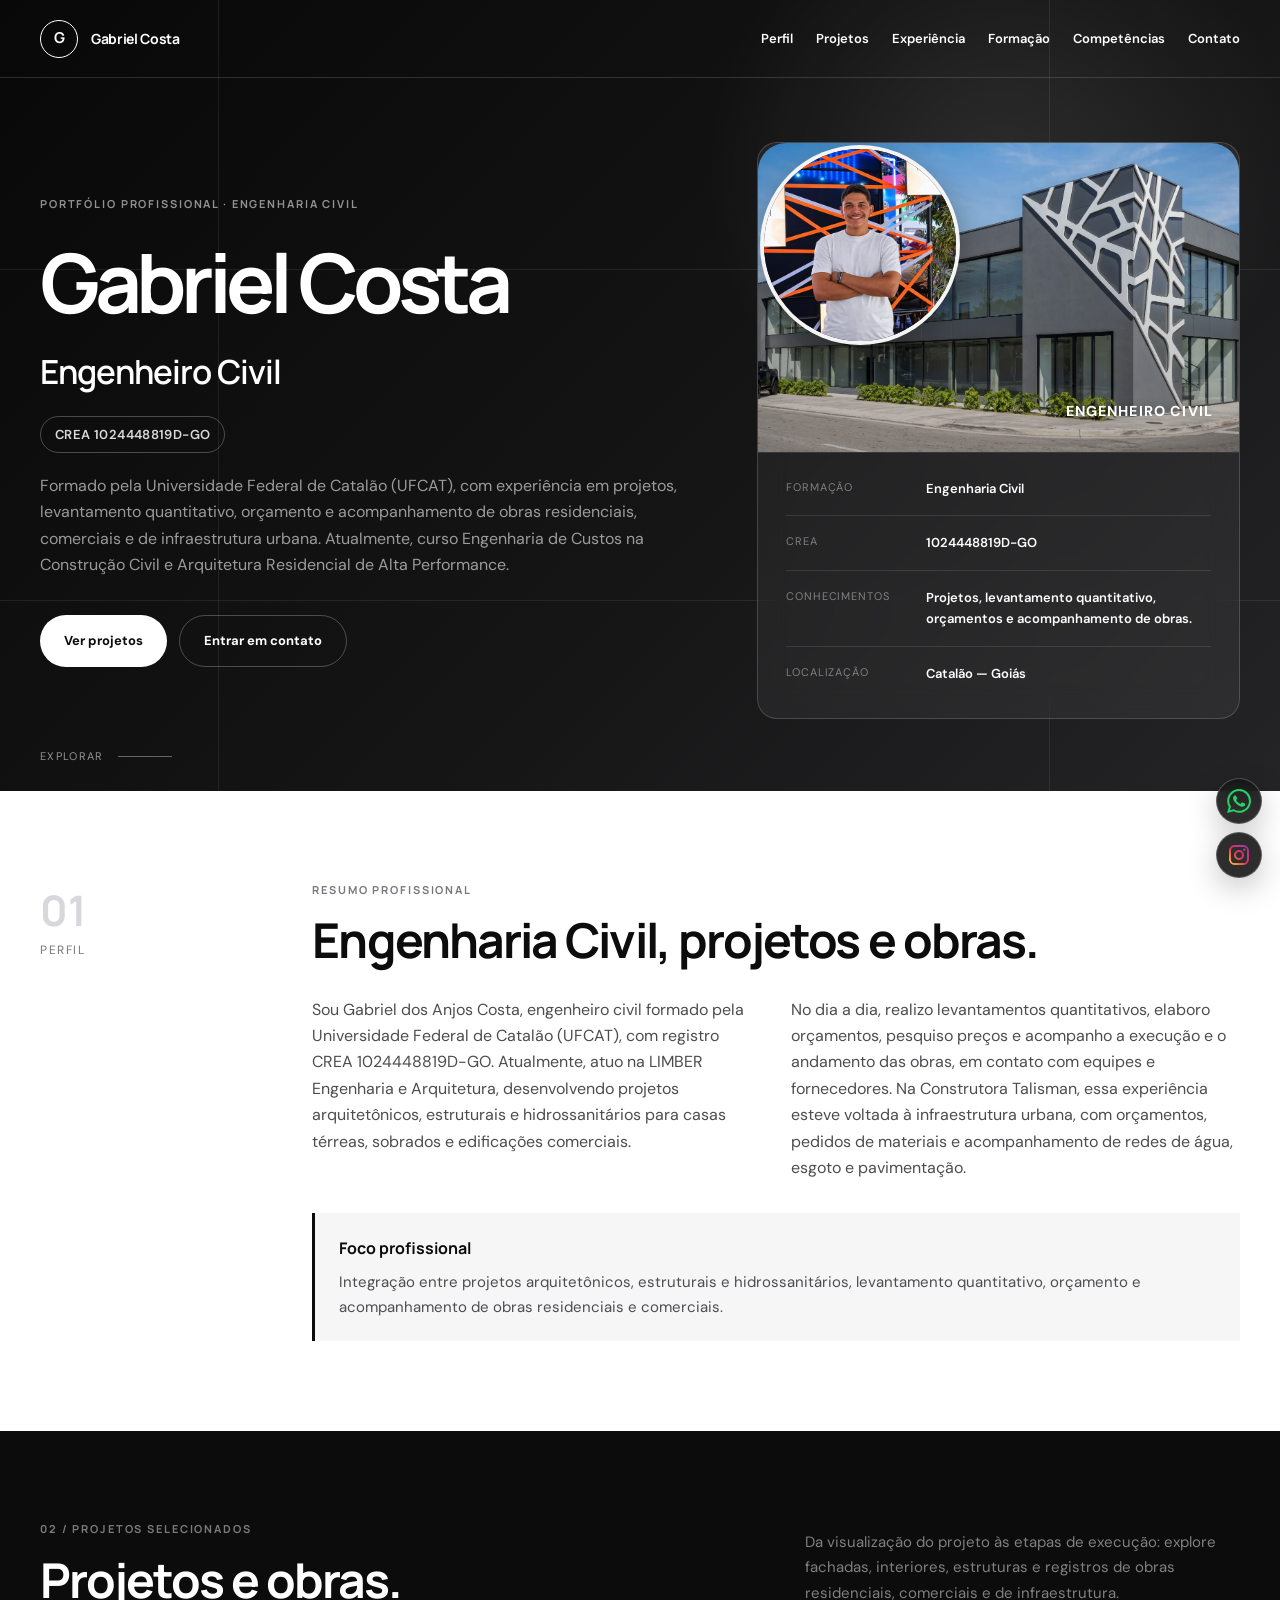
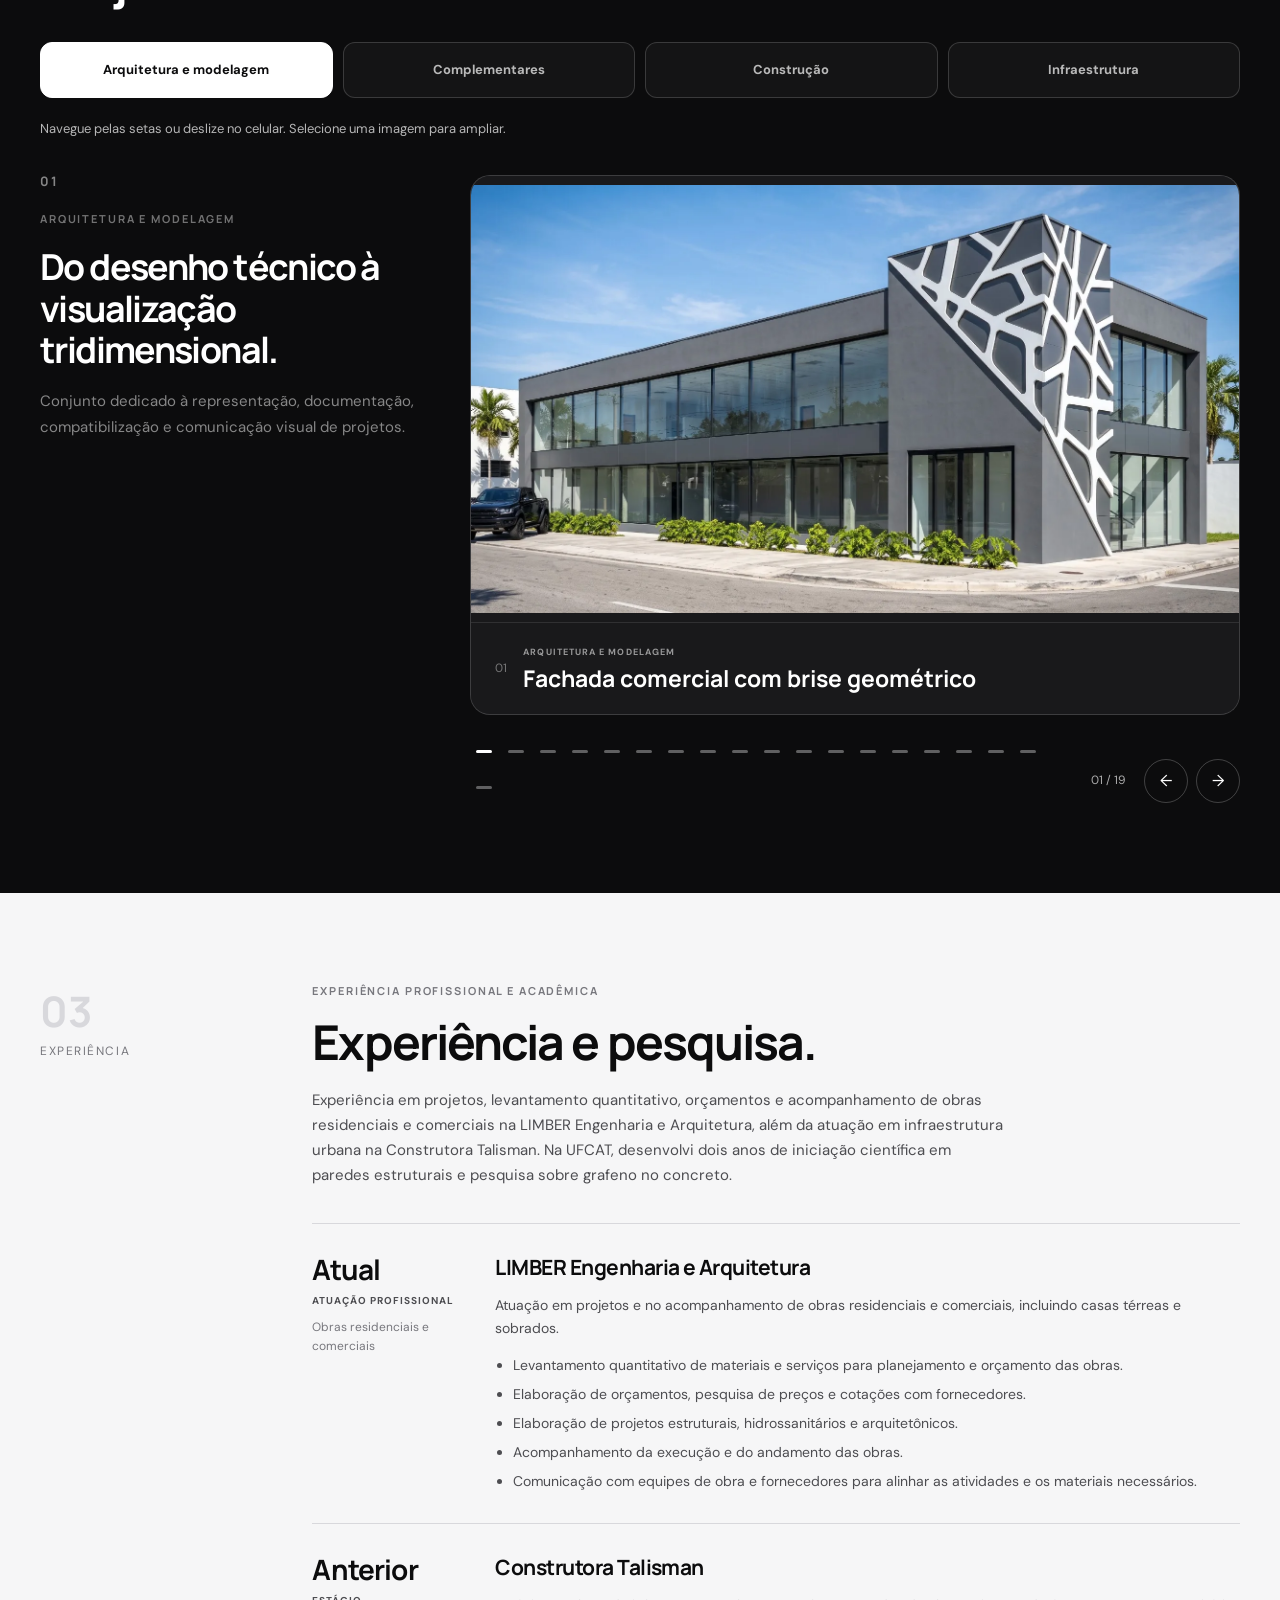
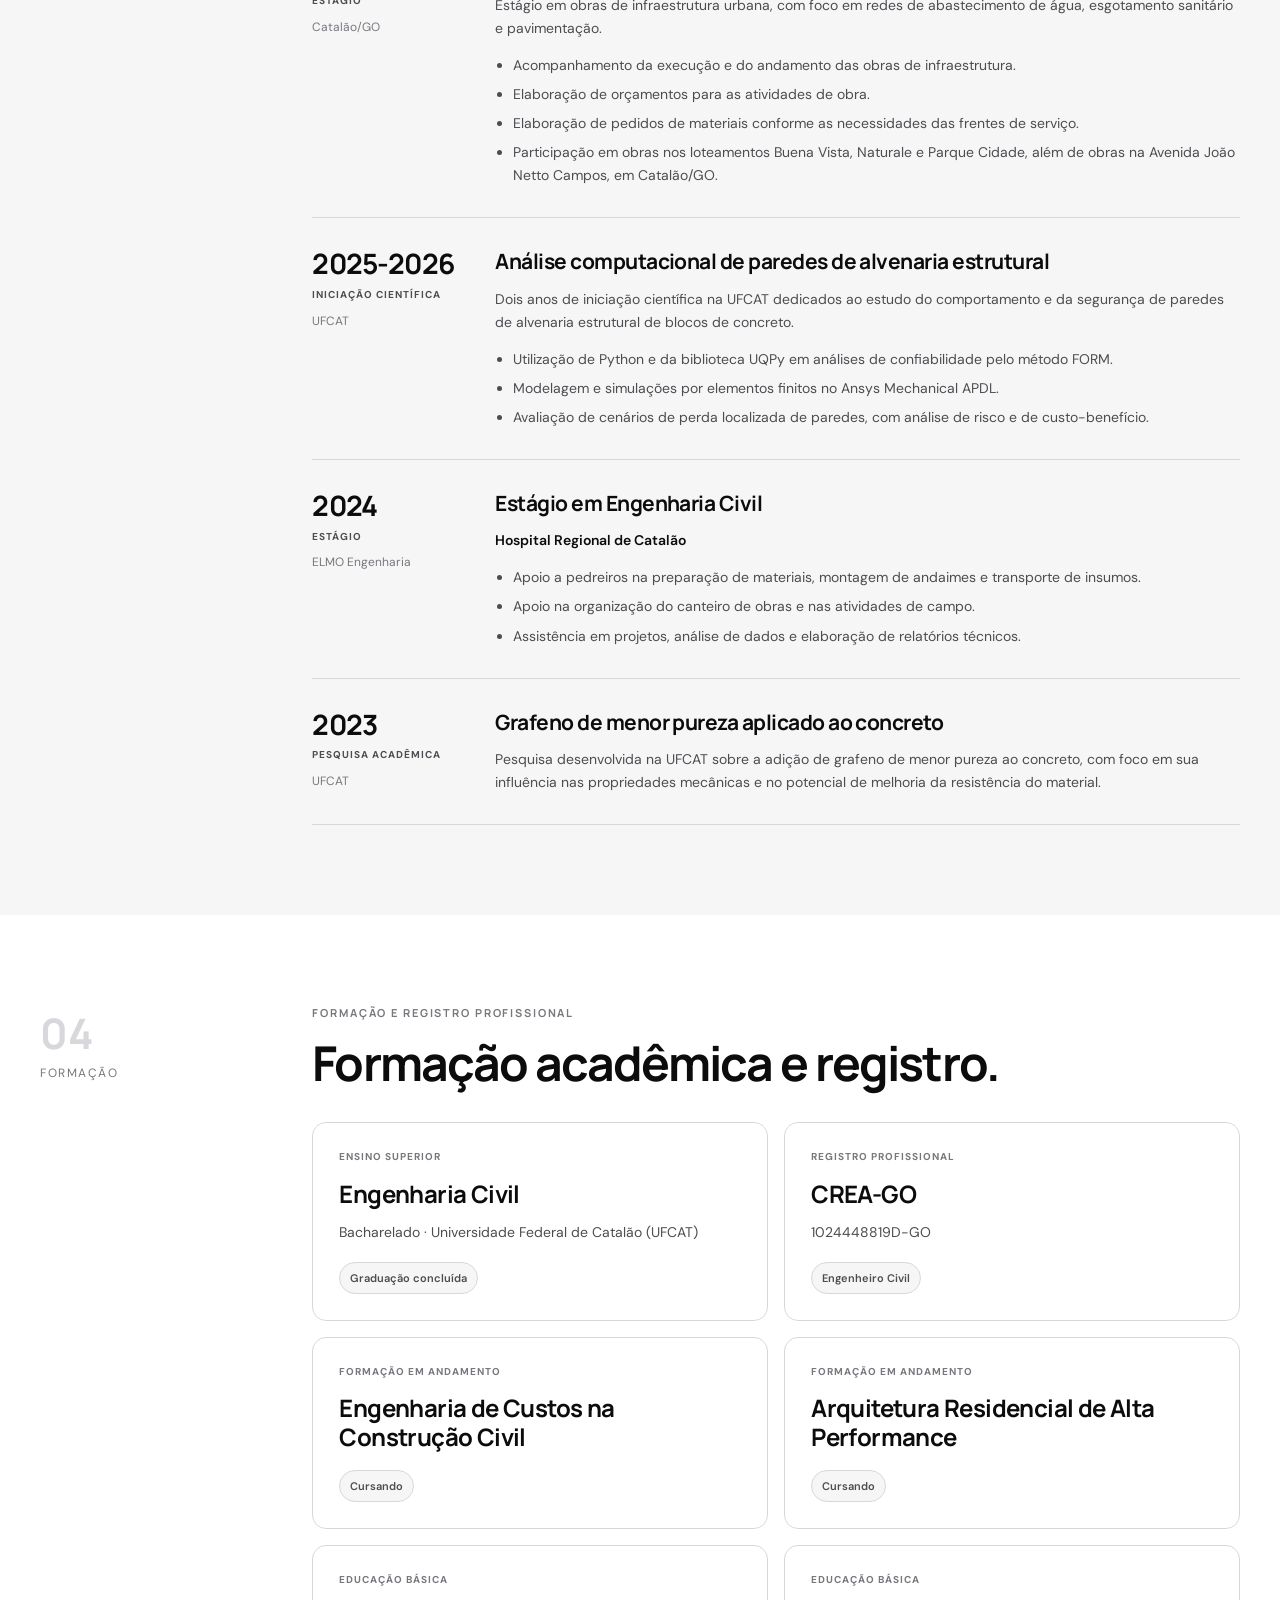
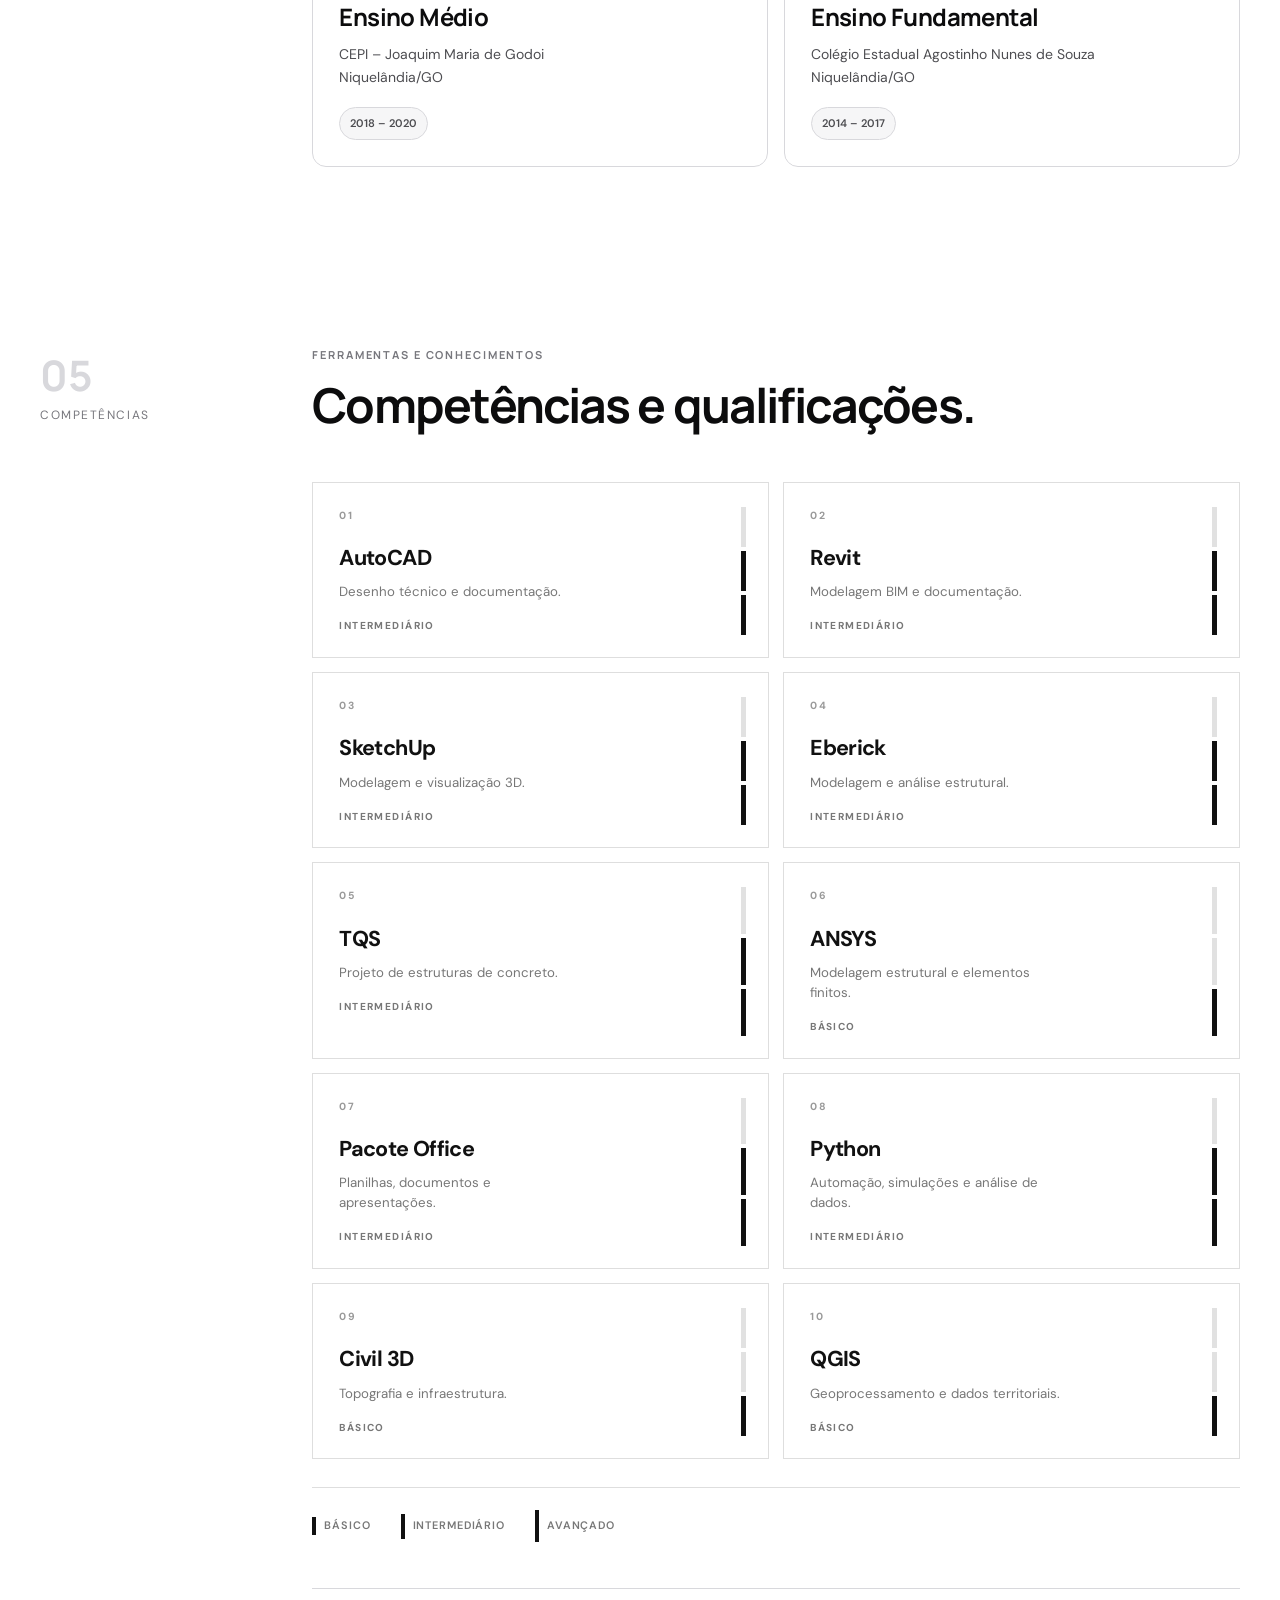
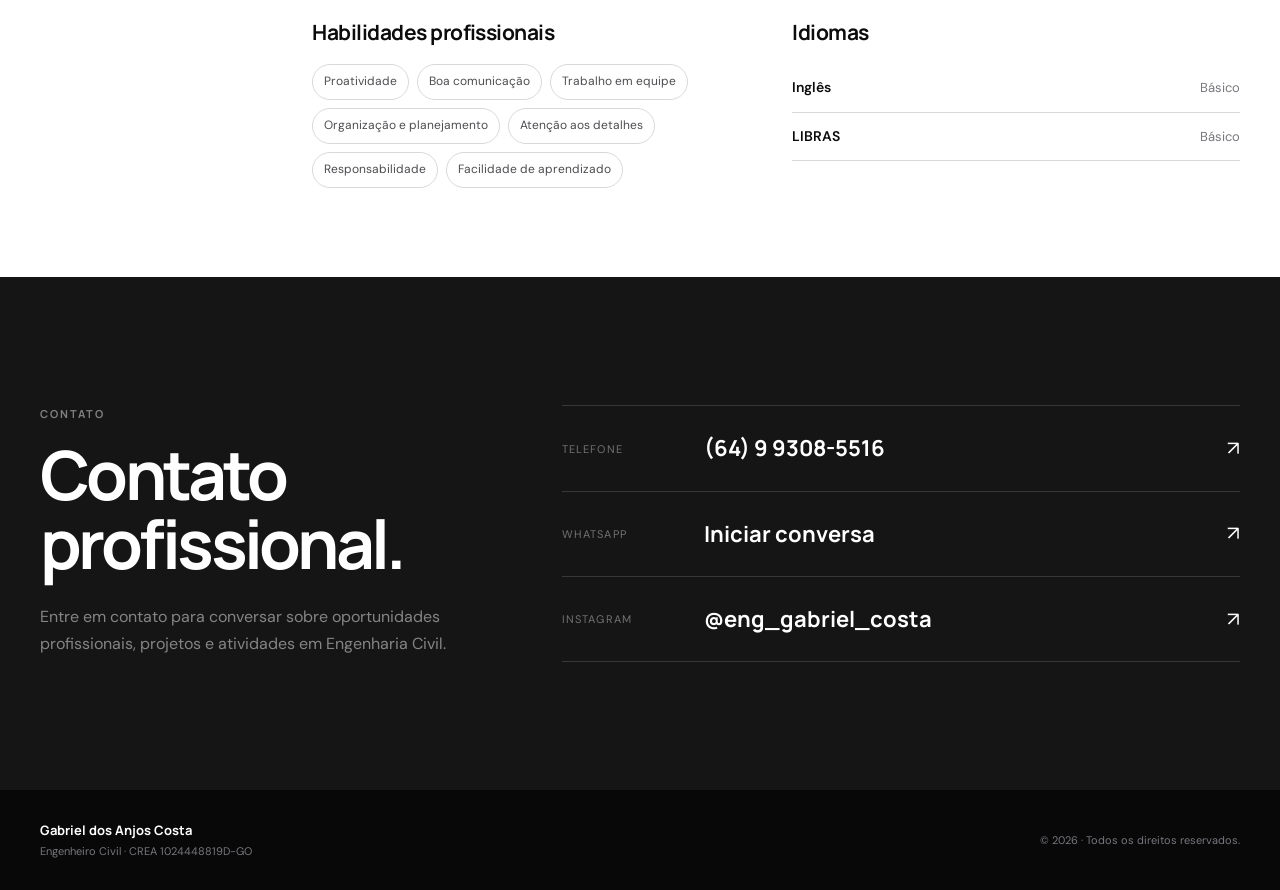
<file: index.html>
<!DOCTYPE html>
<html lang="pt-BR">
<head>
  <meta charset="UTF-8" />
  <meta name="viewport" content="width=device-width, initial-scale=1.0" />
  <meta name="description" content="Portfólio de Gabriel dos Anjos Costa, engenheiro civil em Catalão/GO. Projetos, levantamento quantitativo, orçamentos e acompanhamento de obras. CREA 1024448819D-GO." />
  <meta name="theme-color" content="#111111" />
  <title>Gabriel Costa | Engenheiro Civil · Portfólio</title>

  <link rel="preconnect" href="https://fonts.googleapis.com" />
  <link rel="preconnect" href="https://fonts.gstatic.com" crossorigin />
  <link href="https://fonts.googleapis.com/css2?family=DM+Sans:wght@400;500;600;700&family=Manrope:wght@500;600;700;800&display=swap" rel="stylesheet" />
  <link rel="stylesheet" href="styles.css" />
</head>
<body class="resume-page">
  <a class="skip-link" href="#conteudo">Pular para o conteúdo</a>
  <div class="scroll-progress" id="scrollProgress" aria-hidden="true"></div>

  <header class="site-header" id="inicio">
    <nav class="navbar container" aria-label="Navegação principal">
      <a class="brand" href="#inicio" aria-label="Ir para o início">
        <span class="brand-symbol">G</span>
        <span class="brand-name">Gabriel Costa</span>
      </a>

      <button class="menu-toggle" id="menuToggle" type="button" aria-controls="navLinks" aria-expanded="false" aria-label="Abrir menu">
        <span></span>
        <span></span>
      </button>

      <div class="nav-links" id="navLinks">
        <a href="#sobre">Perfil</a>
        <a href="#portfolio">Projetos</a>
        <a href="#trajetoria">Experiência</a>
        <a href="#formacao">Formação</a>
        <a href="#competencias">Competências</a>
        <a href="#contato">Contato</a>
      </div>
    </nav>
  </header>

  <main id="conteudo">
    <section class="hero">
      <div class="hero-background" aria-hidden="true">
        <span class="grid-line line-one"></span>
        <span class="grid-line line-two"></span>
        <span class="grid-line line-three"></span>
        <span class="grid-line line-four"></span>
      </div>

      <div class="container hero-layout">
        <div class="hero-copy reveal">
          <p class="kicker">PORTFÓLIO PROFISSIONAL · ENGENHARIA CIVIL</p>
          <h1>Gabriel Costa</h1>
          <p class="hero-title">Engenheiro Civil</p>
          <p class="professional-registration">CREA 1024448819D-GO</p>
          <p class="hero-summary">
            Formado pela Universidade Federal de Catalão (UFCAT), com experiência em projetos, levantamento quantitativo, orçamento e acompanhamento de obras residenciais, comerciais e de infraestrutura urbana. Atualmente, curso Engenharia de Custos na Construção Civil e Arquitetura Residencial de Alta Performance.
          </p>

          <div class="hero-actions">
            <a class="button button-dark" href="#portfolio">Ver projetos</a>
            <a class="button button-light" href="#contato">Entrar em contato</a>
          </div>
        </div>

        <aside class="profile-panel reveal delay-1" aria-label="Resumo profissional">
         <div class="profile-visual">
        <img
          class="profile-cover"
          src="assets/optimized/arquitetura/17.webp"
          alt="Visualização de fachada comercial com brise geométrico"
        width="1600" height="893" />

        <div class="profile-cover-overlay"></div>

        <img
          class="profile-avatar"
          src="assets/optimized/minha-foto.webp"
          alt="Foto de perfil de Gabriel dos Anjos Costa"
        width="600" height="534" fetchpriority="high" decoding="async" />

        <span class="profile-index">ENGENHEIRO CIVIL</span>
      </div>

          <dl class="profile-data">
            <div>
              <dt>Formação</dt>
              <dd>Engenharia Civil</dd>
            </div>
            <div>
              <dt>CREA</dt>
              <dd>1024448819D-GO</dd>
            </div>
            <div>
              <dt>Conhecimentos</dt>
              <dd>Projetos, levantamento quantitativo, orçamentos e acompanhamento de obras.</dd>
            </div>
            <div>
              <dt>Localização</dt>
              <dd>Catalão — Goiás</dd>
            </div>
          </dl>
        </aside>
      </div>

      <a class="hero-scroll" href="#sobre" aria-label="Continuar para a apresentação">
        <span>Explorar</span>
        <i></i>
      </a>
    </section>


<section class="section section-white resume-section" id="sobre">
      <div class="container split-layout">
        <div class="section-label reveal">
          <span>01</span>
          <p>Perfil</p>
        </div>

        <div class="section-content reveal delay-1">
          <p class="section-kicker">RESUMO PROFISSIONAL</p>
          <h2>Engenharia Civil, projetos e obras.</h2>

          <div class="about-columns">
            <p>
              Sou Gabriel dos Anjos Costa, engenheiro civil formado pela Universidade Federal de Catalão (UFCAT), com registro CREA 1024448819D-GO. Atualmente, atuo na LIMBER Engenharia e Arquitetura, desenvolvendo projetos arquitetônicos, estruturais e hidrossanitários para casas térreas, sobrados e edificações comerciais.
            </p>
            <p>
              No dia a dia, realizo levantamentos quantitativos, elaboro orçamentos, pesquiso preços e acompanho a execução e o andamento das obras, em contato com equipes e fornecedores. Na Construtora Talisman, essa experiência esteve voltada à infraestrutura urbana, com orçamentos, pedidos de materiais e acompanhamento de redes de água, esgoto e pavimentação.
            </p>
          </div>

          <div class="resume-focus">
            <h3>Foco profissional</h3>
            <p>Integração entre projetos arquitetônicos, estruturais e hidrossanitários, levantamento quantitativo, orçamento e acompanhamento de obras residenciais e comerciais.</p>
          </div>
        </div>
      </div>
    </section>


    <section class="section section-dark resume-section" id="portfolio">
      <div class="container">
        <div class="portfolio-heading reveal">
          <div>
            <p class="section-kicker light">02 / PROJETOS SELECIONADOS</p>
            <h2>Projetos e obras.</h2>
          </div>
          <p class="heading-note">
            Da visualização do projeto às etapas de execução: explore fachadas, interiores, estruturas e registros de obras residenciais, comerciais e de infraestrutura.
          </p>
        </div>

        <div class="portfolio-tabs reveal" role="tablist" aria-label="Categorias dos projetos">
          <button class="tab-button active" type="button" id="tab-modelagem" data-tab="modelagem" role="tab" aria-controls="modelagem" tabindex="0" aria-selected="true">Arquitetura e modelagem</button>
          <button class="tab-button" type="button" id="tab-estruturas" data-tab="estruturas" role="tab" aria-controls="estruturas" tabindex="-1" aria-selected="false">Complementares</button>
          <button class="tab-button" type="button" id="tab-construcao" data-tab="construcao" role="tab" aria-controls="construcao" tabindex="-1" aria-selected="false">Construção</button>
          <button class="tab-button" type="button" id="tab-infraestrutura" data-tab="infraestrutura" role="tab" aria-controls="infraestrutura" tabindex="-1" aria-selected="false">Infraestrutura</button>
        </div>

        <p class="gallery-help">Navegue pelas setas ou deslize no celular. Selecione uma imagem para ampliar.</p>

        <div class="tab-panels">
          <section class="tab-panel active" id="modelagem" role="tabpanel" aria-labelledby="tab-modelagem">
            <div class="portfolio-stage">
              <div class="stage-copy">
                <span class="stage-count">01</span>
                <p class="stage-label">ARQUITETURA E MODELAGEM</p>
                <h3>Do desenho técnico à visualização tridimensional.</h3>
                <p>Conjunto dedicado à representação, documentação, compatibilização e comunicação visual de projetos.</p>
              </div>

              <div class="project-slider" data-slider>
                <div class="slides">
                  <article class="project-slide active">
                    <a class="project-image-link" href="assets/arquitetura/17.jpeg" target="_blank" rel="noopener noreferrer" aria-label="Ver imagem ampliada: Fachada comercial com brise geométrico (abre em nova aba)">
                      <img src="assets/optimized/arquitetura/17.webp" alt="Perspectiva de edificação comercial de dois pavimentos, com grandes aberturas e brise geométrico." loading="lazy" decoding="async" width="1600" height="893" />
                    </a>
                    <div class="project-caption"><span>01</span><div><small>ARQUITETURA E MODELAGEM</small><h4>Fachada comercial com brise geométrico</h4></div></div>
                  </article>
                  <article class="project-slide">
                    <a class="project-image-link" href="assets/arquitetura/13.png" target="_blank" rel="noopener noreferrer" aria-label="Ver imagem ampliada: Edificação comercial de esquina (abre em nova aba)">
                      <img src="assets/optimized/arquitetura/13.webp" alt="Perspectiva de edificação comercial de esquina com fachada envidraçada e revestimento cinza." loading="lazy" decoding="async" width="1600" height="1195" />
                    </a>
                    <div class="project-caption"><span>02</span><div><small>ARQUITETURA E MODELAGEM</small><h4>Edificação comercial de esquina</h4></div></div>
                  </article>
                  <article class="project-slide">
                    <a class="project-image-link" href="assets/arquitetura/14.png" target="_blank" rel="noopener noreferrer" aria-label="Ver imagem ampliada: Edificação corporativa · Fachada (abre em nova aba)">
                      <img src="assets/optimized/arquitetura/14.webp" alt="Visualização de edificação corporativa de dois pavimentos com fachada envidraçada e paisagismo." loading="lazy" decoding="async" width="1600" height="900" />
                    </a>
                    <div class="project-caption"><span>03</span><div><small>ARQUITETURA E MODELAGEM</small><h4>Edificação corporativa · Fachada</h4></div></div>
                  </article>
                  <article class="project-slide">
                    <a class="project-image-link" href="assets/arquitetura/15.png" target="_blank" rel="noopener noreferrer" aria-label="Ver imagem ampliada: Recepção e ambientes corporativos (abre em nova aba)">
                      <img src="assets/optimized/arquitetura/15.webp" alt="Visualização de recepção corporativa com balcão, poltronas e revestimentos claros." loading="lazy" decoding="async" width="1600" height="893" />
                    </a>
                    <div class="project-caption"><span>04</span><div><small>ARQUITETURA E MODELAGEM</small><h4>Recepção e ambientes corporativos</h4></div></div>
                  </article>
                  <article class="project-slide">
                    <a class="project-image-link" href="assets/arquitetura/16.png" target="_blank" rel="noopener noreferrer" aria-label="Ver imagem ampliada: Edificação corporativa · Vista frontal (abre em nova aba)">
                      <img src="assets/optimized/arquitetura/16.webp" alt="Vista frontal de edificação corporativa de três pavimentos e área externa pavimentada." loading="lazy" decoding="async" width="1600" height="893" />
                    </a>
                    <div class="project-caption"><span>05</span><div><small>ARQUITETURA E MODELAGEM</small><h4>Edificação corporativa · Vista frontal</h4></div></div>
                  </article>
                  <article class="project-slide">
                    <a class="project-image-link" href="assets/arquitetura/18.jpeg" target="_blank" rel="noopener noreferrer" aria-label="Ver imagem ampliada: Cozinha e área externa integradas (abre em nova aba)">
                      <img src="assets/optimized/arquitetura/18.webp" alt="Visualização de cozinha residencial com bancada, armários e portas envidraçadas para a área externa." loading="lazy" decoding="async" width="1600" height="1194" />
                    </a>
                    <div class="project-caption"><span>06</span><div><small>ARQUITETURA E MODELAGEM</small><h4>Cozinha e área externa integradas</h4></div></div>
                  </article>
                  <article class="project-slide">
                    <a class="project-image-link" href="assets/arquitetura/19.jpeg" target="_blank" rel="noopener noreferrer" aria-label="Ver imagem ampliada: Cozinha residencial com ilha (abre em nova aba)">
                      <img src="assets/optimized/arquitetura/19.webp" alt="Visualização de cozinha residencial com ilha, bancada de pedra escura e iluminação pendente." loading="lazy" decoding="async" width="1600" height="1600" />
                    </a>
                    <div class="project-caption"><span>07</span><div><small>ARQUITETURA E MODELAGEM</small><h4>Cozinha residencial com ilha</h4></div></div>
                  </article>
                  <article class="project-slide">
                    <a class="project-image-link" href="assets/arquitetura/01.jpeg" target="_blank" rel="noopener noreferrer" aria-label="Ver imagem ampliada: Fachada residencial (abre em nova aba)">
                      <img src="assets/optimized/arquitetura/01.webp" alt="Residência de dois pavimentos com garagem, fachada e área externa." loading="eager" decoding="async" width="1451" height="1084" />
                    </a>
                    <div class="project-caption"><span>08</span><div><small>ARQUITETURA E MODELAGEM</small><h4>Fachada residencial</h4></div></div>
                  </article>
                  <article class="project-slide">
                    <a class="project-image-link" href="assets/arquitetura/02.jpg" target="_blank" rel="noopener noreferrer" aria-label="Ver imagem ampliada: Escada e integração dos ambientes (abre em nova aba)">
                      <img src="assets/optimized/arquitetura/02.webp" alt="Ambiente interno com escada, mezanino e jardim sob a escada." loading="lazy" decoding="async" width="1600" height="1600" />
                    </a>
                    <div class="project-caption"><span>09</span><div><small>ARQUITETURA E MODELAGEM</small><h4>Escada e integração dos ambientes</h4></div></div>
                  </article>
                  <article class="project-slide">
                    <a class="project-image-link" href="assets/arquitetura/03.jpeg" target="_blank" rel="noopener noreferrer" aria-label="Ver imagem ampliada: Suíte residencial (abre em nova aba)">
                      <img src="assets/optimized/arquitetura/03.webp" alt="Visualização de suíte com iluminação, mobiliário e acesso à varanda." loading="lazy" decoding="async" width="1197" height="1315" />
                    </a>
                    <div class="project-caption"><span>10</span><div><small>ARQUITETURA E MODELAGEM</small><h4>Suíte residencial</h4></div></div>
                  </article>
                  <article class="project-slide">
                    <a class="project-image-link" href="assets/arquitetura/04.png" target="_blank" rel="noopener noreferrer" aria-label="Ver imagem ampliada: Fachada contemporânea (abre em nova aba)">
                      <img src="assets/optimized/arquitetura/04.webp" alt="Fachada de sobrado com varanda, garagem e revestimentos em tons naturais." loading="lazy" decoding="async" width="1448" height="1086" />
                    </a>
                    <div class="project-caption"><span>11</span><div><small>ARQUITETURA E MODELAGEM</small><h4>Fachada contemporânea</h4></div></div>
                  </article>
                  <article class="project-slide">
                    <a class="project-image-link" href="assets/arquitetura/05.jpeg" target="_blank" rel="noopener noreferrer" aria-label="Ver imagem ampliada: Planta humanizada (abre em nova aba)">
                      <img src="assets/optimized/arquitetura/05.webp" alt="Vista superior da distribuição dos ambientes, garagem e área de lazer." loading="lazy" decoding="async" width="1555" height="1600" />
                    </a>
                    <div class="project-caption"><span>12</span><div><small>ARQUITETURA E MODELAGEM</small><h4>Planta humanizada</h4></div></div>
                  </article>
                  <article class="project-slide">
                    <a class="project-image-link" href="assets/arquitetura/06.png" target="_blank" rel="noopener noreferrer" aria-label="Ver imagem ampliada: Edificação comercial (abre em nova aba)">
                      <img src="assets/optimized/arquitetura/06.webp" alt="Fachada de edificação comercial de dois pavimentos com grandes aberturas envidraçadas." loading="lazy" decoding="async" width="1600" height="686" />
                    </a>
                    <div class="project-caption"><span>13</span><div><small>ARQUITETURA E MODELAGEM</small><h4>Edificação comercial</h4></div></div>
                  </article>
                  <article class="project-slide">
                    <a class="project-image-link" href="assets/arquitetura/07.jpeg" target="_blank" rel="noopener noreferrer" aria-label="Ver imagem ampliada: Área de lazer com piscina (abre em nova aba)">
                      <img src="assets/optimized/arquitetura/07.webp" alt="Visualização de piscina, paisagismo e espaço de descanso residencial." loading="lazy" decoding="async" width="1448" height="1086" />
                    </a>
                    <div class="project-caption"><span>14</span><div><small>ARQUITETURA E MODELAGEM</small><h4>Área de lazer com piscina</h4></div></div>
                  </article>
                  <article class="project-slide">
                    <a class="project-image-link" href="assets/arquitetura/08.png" target="_blank" rel="noopener noreferrer" aria-label="Ver imagem ampliada: Edificação institucional · Perspectiva (abre em nova aba)">
                      <img src="assets/optimized/arquitetura/08.webp" alt="Perspectiva de edificação institucional com identificação da UFCAT na fachada." loading="lazy" decoding="async" width="1600" height="867" />
                    </a>
                    <div class="project-caption"><span>15</span><div><small>ARQUITETURA E MODELAGEM</small><h4>Edificação institucional · Perspectiva</h4></div></div>
                  </article>
                  <article class="project-slide">
                    <a class="project-image-link" href="assets/arquitetura/09.png" target="_blank" rel="noopener noreferrer" aria-label="Ver imagem ampliada: Edificação institucional · Fachada (abre em nova aba)">
                      <img src="assets/optimized/arquitetura/09.webp" alt="Vista frontal de edificação institucional com acesso envidraçado e paisagismo." loading="lazy" decoding="async" width="1600" height="845" />
                    </a>
                    <div class="project-caption"><span>16</span><div><small>ARQUITETURA E MODELAGEM</small><h4>Edificação institucional · Fachada</h4></div></div>
                  </article>
                  <article class="project-slide">
                    <a class="project-image-link" href="assets/arquitetura/10.jpg" target="_blank" rel="noopener noreferrer" aria-label="Ver imagem ampliada: Cozinha e sala de jantar integradas (abre em nova aba)">
                      <img src="assets/optimized/arquitetura/10.webp" alt="Ambiente residencial com cozinha, sala de jantar e estar integrados." loading="lazy" decoding="async" width="1600" height="1073" />
                    </a>
                    <div class="project-caption"><span>17</span><div><small>ARQUITETURA E MODELAGEM</small><h4>Cozinha e sala de jantar integradas</h4></div></div>
                  </article>
                  <article class="project-slide">
                    <a class="project-image-link" href="assets/arquitetura/11.png" target="_blank" rel="noopener noreferrer" aria-label="Ver imagem ampliada: Volumetria e materiais da fachada (abre em nova aba)">
                      <img src="assets/optimized/arquitetura/11.webp" alt="Perspectiva residencial com varanda envidraçada, revestimento amadeirado e paisagismo." loading="lazy" decoding="async" width="1600" height="1067" />
                    </a>
                    <div class="project-caption"><span>18</span><div><small>ARQUITETURA E MODELAGEM</small><h4>Volumetria e materiais da fachada</h4></div></div>
                  </article>
                  <article class="project-slide">
                    <a class="project-image-link" href="assets/arquitetura/12.jpeg" target="_blank" rel="noopener noreferrer" aria-label="Ver imagem ampliada: Prancha de apresentação arquitetônica (abre em nova aba)">
                      <img src="assets/optimized/arquitetura/12.webp" alt="Prancha com perspectiva residencial, referências de materiais e detalhes da fachada." loading="lazy" decoding="async" width="1066" height="1600" />
                    </a>
                    <div class="project-caption"><span>19</span><div><small>ARQUITETURA E MODELAGEM</small><h4>Prancha de apresentação arquitetônica</h4></div></div>
                  </article>
                </div>
                <div class="slider-footer">
                  <div class="slider-dots" aria-label="Indicadores dos projetos"></div>
                  <div class="slider-controls">
                    <button class="slider-button prev" type="button" aria-label="Projeto anterior">←</button>
                    <button class="slider-button next" type="button" aria-label="Próximo projeto">→</button>
                  </div>
                </div>
              </div>
            </div>
          </section>

          <section class="tab-panel" id="estruturas" role="tabpanel" aria-labelledby="tab-estruturas" hidden>
            <div class="portfolio-stage">
              <div class="stage-copy">
                <span class="stage-count">02</span>
                <p class="stage-label">PROJETOS COMPLEMENTARES</p>
                <h3>Estruturas e aproveitamento de água pluvial.</h3>
                <p>Modelos estruturais e desenhos de instalações, com plantas, cortes, detalhes e vistas isométricas para a documentação dos projetos.</p>
              </div>

              <div class="project-slider" data-slider>
                <div class="slides">
                  <article class="project-slide active">
                    <a class="project-image-link" href="assets/complementares/02.jpg" target="_blank" rel="noopener noreferrer" aria-label="Ver imagem ampliada: Captação de água pluvial (abre em nova aba)">
                      <img src="assets/optimized/complementares/02.webp" alt="Planta de instalações para captação e aproveitamento de água pluvial na edificação." loading="lazy" decoding="async" width="1351" height="1280" />
                    </a>
                    <div class="project-caption"><span>01</span><div><small>PROJETOS COMPLEMENTARES</small><h4>Captação de água pluvial</h4></div></div>
                  </article>
                  <article class="project-slide">
                    <a class="project-image-link" href="assets/complementares/03.jpg" target="_blank" rel="noopener noreferrer" aria-label="Ver imagem ampliada: Detalhamento do reservatório (abre em nova aba)">
                      <img src="assets/optimized/complementares/03.webp" alt="Detalhe em planta do reservatório e das conexões do sistema de aproveitamento de água pluvial." loading="lazy" decoding="async" width="1600" height="922" />
                    </a>
                    <div class="project-caption"><span>02</span><div><small>PROJETOS COMPLEMENTARES</small><h4>Detalhamento do reservatório</h4></div></div>
                  </article>
                  <article class="project-slide">
                    <a class="project-image-link" href="assets/complementares/04.jpeg" target="_blank" rel="noopener noreferrer" aria-label="Ver imagem ampliada: Modelo de vigas e pilares (abre em nova aba)">
                      <img src="assets/optimized/complementares/04.webp" alt="Vista tridimensional dos pórticos estruturais sem as lajes." loading="lazy" decoding="async" width="955" height="705" />
                    </a>
                    <div class="project-caption"><span>03</span><div><small>PROJETOS COMPLEMENTARES</small><h4>Modelo de vigas e pilares</h4></div></div>
                  </article>
                  <article class="project-slide">
                    <a class="project-image-link" href="assets/complementares/05.jpg" target="_blank" rel="noopener noreferrer" aria-label="Ver imagem ampliada: Corte do sistema de água pluvial (abre em nova aba)">
                      <img src="assets/optimized/complementares/05.webp" alt="Corte do reservatório e das tubulações do sistema de aproveitamento de água pluvial." loading="lazy" decoding="async" width="1600" height="616" />
                    </a>
                    <div class="project-caption"><span>04</span><div><small>PROJETOS COMPLEMENTARES</small><h4>Corte do sistema de água pluvial</h4></div></div>
                  </article>
                  <article class="project-slide">
                    <a class="project-image-link" href="assets/complementares/06.jpg" target="_blank" rel="noopener noreferrer" aria-label="Ver imagem ampliada: Isométrico das instalações (abre em nova aba)">
                      <img src="assets/optimized/complementares/06.webp" alt="Representação isométrica do reservatório e das tubulações de água pluvial." loading="lazy" decoding="async" width="1600" height="1105" />
                    </a>
                    <div class="project-caption"><span>05</span><div><small>PROJETOS COMPLEMENTARES</small><h4>Isométrico das instalações</h4></div></div>
                  </article>
                </div>




                <div class="slider-footer">
                  <div class="slider-dots" aria-label="Indicadores dos projetos"></div>
                  <div class="slider-controls">
                    <button class="slider-button prev" type="button" aria-label="Projeto anterior">←</button>
                    <button class="slider-button next" type="button" aria-label="Próximo projeto">→</button>
                  </div>
                </div>
              </div>
            </div>
          </section>

          <section class="tab-panel" id="construcao" role="tabpanel" aria-labelledby="tab-construcao" hidden>
            <div class="portfolio-stage">
              <div class="stage-copy">
                <span class="stage-count">03</span>
                <p class="stage-label">CONSTRUÇÃO CIVIL</p>
                <h3>Organização técnica das etapas de execução.</h3>
                <p>Registros de planejamento, acompanhamento, documentação, quantitativos e leitura do processo construtivo.</p>
              </div>

              <div class="project-slider" data-slider>
                <div class="slides">
                  <article class="project-slide active">
                    <a class="project-image-link" href="assets/construção/20261112_112528.jpg" target="_blank" rel="noopener noreferrer" aria-label="Ver imagem ampliada: Edificação residencial em execução (abre em nova aba)">
                      <img src="assets/optimized/construcao/20261112_112528.webp" alt="Vista frontal de residência de dois pavimentos em construção, com escoramento e formas na estrutura." loading="lazy" decoding="async" width="1600" height="900" />
                    </a>
                    <div class="project-caption"><span>01</span><div><small>ACOMPANHAMENTO DE OBRAS</small><h4>Edificação residencial em execução</h4></div></div>
                  </article>
                  <article class="project-slide">
                    <a class="project-image-link" href="assets/construção/IMG-20261028-WA0050.jpeg" target="_blank" rel="noopener noreferrer" aria-label="Ver imagem ampliada: Fundações e vigas baldrame (abre em nova aba)">
                      <img src="assets/optimized/construcao/IMG-20261028-WA0050.webp" alt="Vista da execução de fundações com formas e armaduras de vigas baldrame no terreno." loading="lazy" decoding="async" width="1600" height="900" />
                    </a>
                    <div class="project-caption"><span>02</span><div><small>ACOMPANHAMENTO DE OBRAS</small><h4>Fundações e vigas baldrame</h4></div></div>
                  </article>
                  <article class="project-slide">
                    <a class="project-image-link" href="assets/construção/IMG-20261117-WA0028.jpeg" target="_blank" rel="noopener noreferrer" aria-label="Ver imagem ampliada: Alvenaria e arranques de pilares (abre em nova aba)">
                      <img src="assets/optimized/construcao/IMG-20261117-WA0028.webp" alt="Vista geral de obra com alvenarias em execução e armaduras de pilares." loading="lazy" decoding="async" width="1600" height="900" />
                    </a>
                    <div class="project-caption"><span>03</span><div><small>ACOMPANHAMENTO DE OBRAS</small><h4>Alvenaria e arranques de pilares</h4></div></div>
                  </article>
                  <article class="project-slide">
                    <a class="project-image-link" href="assets/optimized/construcao/20261005_135801.webp" target="_blank" rel="noopener noreferrer" aria-label="Ver imagem ampliada: Concretagem da laje · Vista geral (abre em nova aba)">
                      <img src="assets/optimized/construcao/20261005_135801.webp" alt="Equipe e bomba de concreto durante a execução de laje em edificação de alvenaria." loading="lazy" decoding="async" width="1600" height="900" />
                    </a>
                    <div class="project-caption"><span>04</span><div><small>ACOMPANHAMENTO DE OBRAS</small><h4>Concretagem da laje · Vista geral</h4></div></div>
                  </article>
                  <article class="project-slide">
                    <a class="project-image-link" href="assets/optimized/construcao/20261005_135852.webp" target="_blank" rel="noopener noreferrer" aria-label="Ver imagem ampliada: Distribuição do concreto na laje (abre em nova aba)">
                      <img src="assets/optimized/construcao/20261005_135852.webp" alt="Equipe distribuindo e regularizando o concreto sobre a laje." loading="lazy" decoding="async" width="1600" height="900" />
                    </a>
                    <div class="project-caption"><span>05</span><div><small>ACOMPANHAMENTO DE OBRAS</small><h4>Distribuição do concreto na laje</h4></div></div>
                  </article>
                  <article class="project-slide">
                    <a class="project-image-link" href="assets/construção/IMG-20261005-WA0052.jpeg" target="_blank" rel="noopener noreferrer" aria-label="Ver imagem ampliada: Bombeamento na concretagem da laje (abre em nova aba)">
                      <img src="assets/optimized/construcao/IMG-20261005-WA0052.webp" alt="Caminhão e lança de bombeamento de concreto junto à edificação em obra." loading="lazy" decoding="async" width="1600" height="900" />
                    </a>
                    <div class="project-caption"><span>06</span><div><small>ACOMPANHAMENTO DE OBRAS</small><h4>Bombeamento na concretagem da laje</h4></div></div>
                  </article>
                  <article class="project-slide">
                    <a class="project-image-link" href="assets/construção/IMG-20261116-WA0022.jpeg" target="_blank" rel="noopener noreferrer" aria-label="Ver imagem ampliada: Operação de bomba de concreto (abre em nova aba)">
                      <img src="assets/optimized/construcao/IMG-20261116-WA0022.webp" alt="Bomba de concreto com lança estendida durante a execução de uma edificação." loading="lazy" decoding="async" width="900" height="1600" />
                    </a>
                    <div class="project-caption"><span>07</span><div><small>ACOMPANHAMENTO DE OBRAS</small><h4>Operação de bomba de concreto</h4></div></div>
                  </article>
                  <article class="project-slide">
                    <a class="project-image-link" href="assets/optimized/construcao/20260813_164046.webp" target="_blank" rel="noopener noreferrer" aria-label="Ver imagem ampliada: Montagem de cobertura metálica (abre em nova aba)">
                      <img src="assets/optimized/construcao/20260813_164046.webp" alt="Vista interna de obra com treliças metálicas da cobertura e alvenarias em execução." loading="lazy" decoding="async" width="1600" height="900" />
                    </a>
                    <div class="project-caption"><span>08</span><div><small>ACOMPANHAMENTO DE OBRAS</small><h4>Montagem de cobertura metálica</h4></div></div>
                  </article>
                  <article class="project-slide">
                    <a class="project-image-link" href="assets/optimized/construcao/20260921_142921.webp" target="_blank" rel="noopener noreferrer" aria-label="Ver imagem ampliada: Estrutura de edificação comercial (abre em nova aba)">
                      <img src="assets/optimized/construcao/20260921_142921.webp" alt="Vista externa de edificação de dois pavimentos em obra com estrutura de concreto, alvenaria e cobertura metálica." loading="lazy" decoding="async" width="1600" height="900" />
                    </a>
                    <div class="project-caption"><span>09</span><div><small>ACOMPANHAMENTO DE OBRAS</small><h4>Estrutura de edificação comercial</h4></div></div>
                  </article>
                  <article class="project-slide">
                    <a class="project-image-link" href="assets/construção/IMG-20261009-WA0052.jpeg" target="_blank" rel="noopener noreferrer" aria-label="Ver imagem ampliada: Execução de áreas internas (abre em nova aba)">
                      <img src="assets/optimized/construcao/IMG-20261009-WA0052.webp" alt="Ambiente interno de edificação com mezanino, cobertura metálica e serviços de piso em andamento." loading="lazy" decoding="async" width="1600" height="900" />
                    </a>
                    <div class="project-caption"><span>10</span><div><small>ACOMPANHAMENTO DE OBRAS</small><h4>Execução de áreas internas</h4></div></div>
                  </article>
                  <article class="project-slide">
                    <a class="project-image-link" href="assets/construção/01.jpeg" target="_blank" rel="noopener noreferrer" aria-label="Ver imagem ampliada: Armaduras e instalações embutidas (abre em nova aba)">
                      <img src="assets/optimized/construcao/01.webp" alt="Montagem de armaduras de paredes e posicionamento de eletrodutos antes da concretagem." loading="lazy" decoding="async" width="1600" height="900" />
                    </a>
                    <div class="project-caption"><span>11</span><div><small>ACOMPANHAMENTO DE OBRAS</small><h4>Armaduras e instalações embutidas</h4></div></div>
                  </article>
                  <article class="project-slide">
                    <a class="project-image-link" href="assets/construção/02.jpeg" target="_blank" rel="noopener noreferrer" aria-label="Ver imagem ampliada: Tubulações na etapa de fundação (abre em nova aba)">
                      <img src="assets/optimized/construcao/02.webp" alt="Tubulações posicionadas no terreno durante a execução das fundações." loading="lazy" decoding="async" width="1600" height="738" />
                    </a>
                    <div class="project-caption"><span>12</span><div><small>ACOMPANHAMENTO DE OBRAS</small><h4>Tubulações na etapa de fundação</h4></div></div>
                  </article>
                  <article class="project-slide">
                    <a class="project-image-link" href="assets/construção/03.jpeg" target="_blank" rel="noopener noreferrer" aria-label="Ver imagem ampliada: Montagem de formas de paredes (abre em nova aba)">
                      <img src="assets/optimized/construcao/03.webp" alt="Formas de paredes e armaduras montadas durante a execução da estrutura." loading="lazy" decoding="async" width="1600" height="738" />
                    </a>
                    <div class="project-caption"><span>13</span><div><small>ACOMPANHAMENTO DE OBRAS</small><h4>Montagem de formas de paredes</h4></div></div>
                  </article>
                  <article class="project-slide">
                    <a class="project-image-link" href="assets/construção/04.jpeg" target="_blank" rel="noopener noreferrer" aria-label="Ver imagem ampliada: Execução de paredes e instalações (abre em nova aba)">
                      <img src="assets/optimized/construcao/04.webp" alt="Vista geral da obra com formas, armaduras e instalações embutidas." loading="lazy" decoding="async" width="1600" height="738" />
                    </a>
                    <div class="project-caption"><span>14</span><div><small>ACOMPANHAMENTO DE OBRAS</small><h4>Execução de paredes e instalações</h4></div></div>
                  </article>
                  <article class="project-slide">
                    <a class="project-image-link" href="assets/construção/05.jpeg" target="_blank" rel="noopener noreferrer" aria-label="Ver imagem ampliada: Preparação da laje (abre em nova aba)">
                      <img src="assets/optimized/construcao/05.webp" alt="Armaduras, enchimento e eletrodutos posicionados antes da concretagem da laje." loading="lazy" decoding="async" width="1600" height="738" />
                    </a>
                    <div class="project-caption"><span>15</span><div><small>ACOMPANHAMENTO DE OBRAS</small><h4>Preparação da laje</h4></div></div>
                  </article>
                  <article class="project-slide">
                    <a class="project-image-link" href="assets/construção/06.jpeg" target="_blank" rel="noopener noreferrer" aria-label="Ver imagem ampliada: Escoramento da estrutura (abre em nova aba)">
                      <img src="assets/optimized/construcao/06.webp" alt="Escoramento de vigas e lajes durante a execução da edificação." loading="lazy" decoding="async" width="1600" height="900" />
                    </a>
                    <div class="project-caption"><span>16</span><div><small>ACOMPANHAMENTO DE OBRAS</small><h4>Escoramento da estrutura</h4></div></div>
                  </article>
                  <article class="project-slide">
                    <a class="project-image-link" href="assets/construção/07.jpeg" target="_blank" rel="noopener noreferrer" aria-label="Ver imagem ampliada: Concretagem de laje (abre em nova aba)">
                      <img src="assets/optimized/construcao/07.webp" alt="Equipe executando a concretagem da laje com apoio de bomba de concreto." loading="lazy" decoding="async" width="1600" height="900" />
                    </a>
                    <div class="project-caption"><span>17</span><div><small>ACOMPANHAMENTO DE OBRAS</small><h4>Concretagem de laje</h4></div></div>
                  </article>
                  <article class="project-slide">
                    <a class="project-image-link" href="assets/construção/08.jpeg" target="_blank" rel="noopener noreferrer" aria-label="Ver imagem ampliada: Bombeamento de concreto (abre em nova aba)">
                      <img src="assets/optimized/construcao/08.webp" alt="Caminhão e equipamento de bombeamento de concreto junto à edificação em obra." loading="lazy" decoding="async" width="900" height="1600" />
                    </a>
                    <div class="project-caption"><span>18</span><div><small>ACOMPANHAMENTO DE OBRAS</small><h4>Bombeamento de concreto</h4></div></div>
                  </article>
                  <article class="project-slide">
                    <a class="project-image-link" href="assets/construção/09.jpeg" target="_blank" rel="noopener noreferrer" aria-label="Ver imagem ampliada: Armação de paredes (abre em nova aba)">
                      <img src="assets/optimized/construcao/09.webp" alt="Armaduras e eletrodutos das paredes posicionados sobre a laje." loading="lazy" decoding="async" width="1600" height="900" />
                    </a>
                    <div class="project-caption"><span>19</span><div><small>ACOMPANHAMENTO DE OBRAS</small><h4>Armação de paredes</h4></div></div>
                  </article>
                  <article class="project-slide">
                    <a class="project-image-link" href="assets/construção/10.jpeg" target="_blank" rel="noopener noreferrer" aria-label="Ver imagem ampliada: Estrutura em execução (abre em nova aba)">
                      <img src="assets/optimized/construcao/10.webp" alt="Vista geral da estrutura com laje, armaduras de paredes e instalações." loading="lazy" decoding="async" width="1600" height="900" />
                    </a>
                    <div class="project-caption"><span>20</span><div><small>ACOMPANHAMENTO DE OBRAS</small><h4>Estrutura em execução</h4></div></div>
                  </article>
                  <article class="project-slide">
                    <a class="project-image-link" href="assets/construção/11.jpeg" target="_blank" rel="noopener noreferrer" aria-label="Ver imagem ampliada: Estrutura metálica da cobertura (abre em nova aba)">
                      <img src="assets/optimized/construcao/11.webp" alt="Montagem de treliças metálicas sobre paredes de alvenaria." loading="lazy" decoding="async" width="1600" height="738" />
                    </a>
                    <div class="project-caption"><span>21</span><div><small>ACOMPANHAMENTO DE OBRAS</small><h4>Estrutura metálica da cobertura</h4></div></div>
                  </article>
                  <article class="project-slide">
                    <a class="project-image-link" href="assets/construção/12.jpeg" target="_blank" rel="noopener noreferrer" aria-label="Ver imagem ampliada: Concretagem em obra residencial (abre em nova aba)">
                      <img src="assets/optimized/construcao/12.webp" alt="Caminhão e bomba de concreto em operação durante a execução da estrutura." loading="lazy" decoding="async" width="1600" height="900" />
                    </a>
                    <div class="project-caption"><span>22</span><div><small>ACOMPANHAMENTO DE OBRAS</small><h4>Concretagem em obra residencial</h4></div></div>
                  </article>
                </div>
                <div class="slider-footer">
                  <div class="slider-dots" aria-label="Indicadores dos projetos"></div>
                  <div class="slider-controls">
                    <button class="slider-button prev" type="button" aria-label="Projeto anterior">←</button>
                    <button class="slider-button next" type="button" aria-label="Próximo projeto">→</button>
                  </div>
                </div>
              </div>
            </div>
          </section>

          <section class="tab-panel" id="infraestrutura" role="tabpanel" aria-labelledby="tab-infraestrutura" hidden>
            <div class="portfolio-stage">
              <div class="stage-copy">
                <span class="stage-count">04</span>
                <p class="stage-label">INFRAESTRUTURA URBANA</p>
                <h3>Drenagem, redes enterradas e infraestrutura viária.</h3>
                <p>Registros de implantação de redes, escavação de valas, regularização de vias e execução de meios-fios e sarjetas.</p>
              </div>

              <div class="project-slider" data-slider>
                <div class="slides">
                  <article class="project-slide active">
                    <a class="project-image-link" href="assets/infraestrutura/01.jpeg" target="_blank" rel="noopener noreferrer" aria-label="Ver imagem ampliada: Rede de drenagem pluvial (abre em nova aba)">
                      <img src="assets/optimized/infraestrutura/01.webp" alt="Assentamento de tubos de concreto em vala para a rede de drenagem." loading="lazy" decoding="async" width="1600" height="738" />
                    </a>
                    <div class="project-caption"><span>01</span><div><small>INFRAESTRUTURA URBANA</small><h4>Rede de drenagem pluvial</h4></div></div>
                  </article>
                  <article class="project-slide">
                    <a class="project-image-link" href="assets/infraestrutura/02.jpeg" target="_blank" rel="noopener noreferrer" aria-label="Ver imagem ampliada: Execução de meio-fio e sarjeta (abre em nova aba)">
                      <img src="assets/optimized/infraestrutura/02.webp" alt="Equipe e equipamento na execução mecanizada de meio-fio e sarjeta." loading="lazy" decoding="async" width="1600" height="900" />
                    </a>
                    <div class="project-caption"><span>02</span><div><small>INFRAESTRUTURA URBANA</small><h4>Execução de meio-fio e sarjeta</h4></div></div>
                  </article>
                  <article class="project-slide">
                    <a class="project-image-link" href="assets/infraestrutura/03.jpeg" target="_blank" rel="noopener noreferrer" aria-label="Ver imagem ampliada: Assentamento de rede enterrada (abre em nova aba)">
                      <img src="assets/optimized/infraestrutura/03.webp" alt="Tubulação instalada em vala aberta para implantação de rede subterrânea." loading="lazy" decoding="async" width="1600" height="900" />
                    </a>
                    <div class="project-caption"><span>03</span><div><small>INFRAESTRUTURA URBANA</small><h4>Assentamento de rede enterrada</h4></div></div>
                  </article>
                  <article class="project-slide">
                    <a class="project-image-link" href="assets/infraestrutura/04.jpeg" target="_blank" rel="noopener noreferrer" aria-label="Ver imagem ampliada: Concretagem de meio-fio (abre em nova aba)">
                      <img src="assets/optimized/infraestrutura/04.webp" alt="Caminhão-betoneira apoiando a execução de meio-fio e sarjeta ao longo da via." loading="lazy" decoding="async" width="1600" height="900" />
                    </a>
                    <div class="project-caption"><span>04</span><div><small>INFRAESTRUTURA URBANA</small><h4>Concretagem de meio-fio</h4></div></div>
                  </article>
                  <article class="project-slide">
                    <a class="project-image-link" href="assets/infraestrutura/05.jpeg" target="_blank" rel="noopener noreferrer" aria-label="Ver imagem ampliada: Regularização de via (abre em nova aba)">
                      <img src="assets/optimized/infraestrutura/05.webp" alt="Motoniveladora trabalhando na regularização do terreno de uma via." loading="lazy" decoding="async" width="1600" height="900" />
                    </a>
                    <div class="project-caption"><span>05</span><div><small>INFRAESTRUTURA URBANA</small><h4>Regularização de via</h4></div></div>
                  </article>
                  <article class="project-slide">
                    <a class="project-image-link" href="assets/infraestrutura/06.jpeg" target="_blank" rel="noopener noreferrer" aria-label="Ver imagem ampliada: Escavação para implantação de redes (abre em nova aba)">
                      <img src="assets/optimized/infraestrutura/06.webp" alt="Escavação mecanizada de vala junto a tubulações de infraestrutura urbana." loading="lazy" decoding="async" width="1600" height="900" />
                    </a>
                    <div class="project-caption"><span>06</span><div><small>INFRAESTRUTURA URBANA</small><h4>Escavação para implantação de redes</h4></div></div>
                  </article>
                  <article class="project-slide">
                    <a class="project-image-link" href="assets/infraestrutura/07.jpeg" target="_blank" rel="noopener noreferrer" aria-label="Ver imagem ampliada: Abertura mecanizada de vala (abre em nova aba)">
                      <img src="assets/optimized/infraestrutura/07.webp" alt="Retroescavadeira trabalhando na abertura de vala para implantação de rede." loading="lazy" decoding="async" width="1600" height="900" />
                    </a>
                    <div class="project-caption"><span>07</span><div><small>INFRAESTRUTURA URBANA</small><h4>Abertura mecanizada de vala</h4></div></div>
                  </article>
                  <article class="project-slide">
                    <a class="project-image-link" href="assets/infraestrutura/08.jpeg" target="_blank" rel="noopener noreferrer" aria-label="Ver imagem ampliada: Preparo para assentamento de tubulação (abre em nova aba)">
                      <img src="assets/optimized/infraestrutura/08.webp" alt="Vala e tubulações organizadas para a execução de rede enterrada." loading="lazy" decoding="async" width="1600" height="738" />
                    </a>
                    <div class="project-caption"><span>08</span><div><small>INFRAESTRUTURA URBANA</small><h4>Preparo para assentamento de tubulação</h4></div></div>
                  </article>
                  <article class="project-slide">
                    <a class="project-image-link" href="assets/infraestrutura/09.jpeg" target="_blank" rel="noopener noreferrer" aria-label="Ver imagem ampliada: Meio-fio e sarjeta executados (abre em nova aba)">
                      <img src="assets/optimized/infraestrutura/09.webp" alt="Trecho de meio-fio e sarjeta em concreto ao longo de via em implantação." loading="lazy" decoding="async" width="1600" height="738" />
                    </a>
                    <div class="project-caption"><span>09</span><div><small>INFRAESTRUTURA URBANA</small><h4>Meio-fio e sarjeta executados</h4></div></div>
                  </article>
                  <article class="project-slide">
                    <a class="project-image-link" href="assets/infraestrutura/10.jpeg" target="_blank" rel="noopener noreferrer" aria-label="Ver imagem ampliada: Concretagem da infraestrutura viária (abre em nova aba)">
                      <img src="assets/optimized/infraestrutura/10.webp" alt="Caminhão-betoneira e equipe apoiando a execução de meio-fio e sarjeta." loading="lazy" decoding="async" width="1600" height="738" />
                    </a>
                    <div class="project-caption"><span>10</span><div><small>INFRAESTRUTURA URBANA</small><h4>Concretagem da infraestrutura viária</h4></div></div>
                  </article>
                </div>
                <div class="slider-footer">
                  <div class="slider-dots" aria-label="Indicadores dos projetos"></div>
                  <div class="slider-controls">
                    <button class="slider-button prev" type="button" aria-label="Projeto anterior">←</button>
                    <button class="slider-button next" type="button" aria-label="Próximo projeto">→</button>
                  </div>
                </div>
              </div>
            </div>
          </section>
        </div>

      </div>
    </section>


    <section class="section section-soft resume-section" id="trajetoria">
      <div class="container split-layout">
        <div class="section-label reveal">
          <span>03</span>
          <p>Experiência</p>
        </div>

        <div class="section-content">
          <div class="reveal">
            <p class="section-kicker">EXPERIÊNCIA PROFISSIONAL E ACADÊMICA</p>
            <h2 class="resume-heading">Experiência e pesquisa.</h2>
            <p class="resume-intro">Experiência em projetos, levantamento quantitativo, orçamentos e acompanhamento de obras residenciais e comerciais na LIMBER Engenharia e Arquitetura, além da atuação em infraestrutura urbana na Construtora Talisman. Na UFCAT, desenvolvi dois anos de iniciação científica em paredes estruturais e pesquisa sobre grafeno no concreto.</p>
          </div>

          <div class="experience-list">
            <article class="experience-entry reveal">
              <div class="experience-meta">
                <span class="experience-year">Atual</span>
                <span class="experience-type">ATUAÇÃO PROFISSIONAL</span>
                <span>Obras residenciais e comerciais</span>
              </div>
              <div class="experience-content">
                <h3>LIMBER Engenharia e Arquitetura</h3>
                <p>Atuação em projetos e no acompanhamento de obras residenciais e comerciais, incluindo casas térreas e sobrados.</p>
                <ul>
                  <li>Levantamento quantitativo de materiais e serviços para planejamento e orçamento das obras.</li>
                  <li>Elaboração de orçamentos, pesquisa de preços e cotações com fornecedores.</li>
                  <li>Elaboração de projetos estruturais, hidrossanitários e arquitetônicos.</li>
                  <li>Acompanhamento da execução e do andamento das obras.</li>
                  <li>Comunicação com equipes de obra e fornecedores para alinhar as atividades e os materiais necessários.</li>
                </ul>
              </div>
            </article>

            <article class="experience-entry reveal">
              <div class="experience-meta">
                <span class="experience-year">Anterior</span>
                <span class="experience-type">ESTÁGIO</span>
                <span>Catalão/GO</span>
              </div>
              <div class="experience-content">
                <h3>Construtora Talisman</h3>
                <p>Estágio em obras de infraestrutura urbana, com foco em redes de abastecimento de água, esgotamento sanitário e pavimentação.</p>
                <ul>
                  <li>Acompanhamento da execução e do andamento das obras de infraestrutura.</li>
                  <li>Elaboração de orçamentos para as atividades de obra.</li>
                  <li>Elaboração de pedidos de materiais conforme as necessidades das frentes de serviço.</li>
                  <li>Participação em obras nos loteamentos Buena Vista, Naturale e Parque Cidade, além de obras na Avenida João Netto Campos, em Catalão/GO.</li>
                </ul>
              </div>
            </article>

            <article class="experience-entry reveal">
              <div class="experience-meta">
                <span class="experience-year">2025-2026</span>
                <span class="experience-type">INICIAÇÃO CIENTÍFICA</span>
                <span>UFCAT</span>
              </div>
              <div class="experience-content">
                <h3>Análise computacional de paredes de alvenaria estrutural</h3>
                <p>Dois anos de iniciação científica na UFCAT dedicados ao estudo do comportamento e da segurança de paredes de alvenaria estrutural de blocos de concreto.</p>
                <ul>
                  <li>Utilização de Python e da biblioteca UQPy em análises de confiabilidade pelo método FORM.</li>
                  <li>Modelagem e simulações por elementos finitos no Ansys Mechanical APDL.</li>
                  <li>Avaliação de cenários de perda localizada de paredes, com análise de risco e de custo-benefício.</li>
                </ul>
              </div>
            </article>

            <article class="experience-entry reveal">
              <div class="experience-meta">
                <time class="experience-year" datetime="2024">2024</time>
                <span class="experience-type">ESTÁGIO</span>
                <span>ELMO Engenharia</span>
              </div>
              <div class="experience-content">
                <h3>Estágio em Engenharia Civil</h3>
                <p class="experience-project">Hospital Regional de Catalão</p>
                <ul>
                  <li>Apoio a pedreiros na preparação de materiais, montagem de andaimes e transporte de insumos.</li>
                  <li>Apoio na organização do canteiro de obras e nas atividades de campo.</li>
                  <li>Assistência em projetos, análise de dados e elaboração de relatórios técnicos.</li>
                </ul>
              </div>
            </article>

            <article class="experience-entry reveal">
              <div class="experience-meta">
                <time class="experience-year" datetime="2023">2023</time>
                <span class="experience-type">PESQUISA ACADÊMICA</span>
                <span>UFCAT</span>
              </div>
              <div class="experience-content">
                <h3>Grafeno de menor pureza aplicado ao concreto</h3>
                <p>Pesquisa desenvolvida na UFCAT sobre a adição de grafeno de menor pureza ao concreto, com foco em sua influência nas propriedades mecânicas e no potencial de melhoria da resistência do material.</p>
              </div>
            </article>
          </div>
        </div>
      </div>
    </section>

    <section class="section section-white resume-section" id="formacao">
      <div class="container split-layout">
        <div class="section-label reveal">
          <span>04</span>
          <p>Formação</p>
        </div>

        <div class="section-content reveal delay-1">
          <p class="section-kicker">FORMAÇÃO E REGISTRO PROFISSIONAL</p>
          <h2>Formação acadêmica e registro.</h2>

          <div class="qualification-grid">
            <article class="qualification-card">
              <p class="qualification-label">ENSINO SUPERIOR</p>
              <h3>Engenharia Civil</h3>
              <p>Bacharelado · Universidade Federal de Catalão (UFCAT)</p>
              <span class="qualification-status">Graduação concluída</span>
            </article>
            <article class="qualification-card">
              <p class="qualification-label">REGISTRO PROFISSIONAL</p>
              <h3>CREA-GO</h3>
              <p class="registration-number">1024448819D-GO</p>
              <span class="qualification-status">Engenheiro Civil</span>
            </article>
            <article class="qualification-card">
              <p class="qualification-label">FORMAÇÃO EM ANDAMENTO</p>
              <h3>Engenharia de Custos na Construção Civil</h3>
              <span class="qualification-status">Cursando</span>
            </article>
            <article class="qualification-card">
              <p class="qualification-label">FORMAÇÃO EM ANDAMENTO</p>
              <h3>Arquitetura Residencial de Alta Performance</h3>
              <span class="qualification-status">Cursando</span>
            </article>
            <article class="qualification-card">
              <p class="qualification-label">EDUCAÇÃO BÁSICA</p>
              <h3>Ensino Médio</h3>
              <p>CEPI – Joaquim Maria de Godoi<br />Niquelândia/GO</p>
              <span class="qualification-status"><time datetime="2018">2018</time> – <time datetime="2020">2020</time></span>
            </article>
            <article class="qualification-card">
              <p class="qualification-label">EDUCAÇÃO BÁSICA</p>
              <h3>Ensino Fundamental</h3>
              <p>Colégio Estadual Agostinho Nunes de Souza<br />Niquelândia/GO</p>
              <span class="qualification-status"><time datetime="2014">2014</time> – <time datetime="2017">2017</time></span>
            </article>
          </div>
        </div>
      </div>
    </section>


<section class="section section-white resume-section" id="competencias">
  <div class="container split-layout">

    <div class="section-label reveal">
      <span>05</span>
      <p>Competências</p>
    </div>

    <div class="section-content reveal delay-1">

      <p class="section-kicker">FERRAMENTAS E CONHECIMENTOS</p>

      <h2>Competências e qualificações.</h2>

      <div class="software-grid">

        <!-- AUTOCAD -->
        <article class="software-card">
          <div class="software-info">
            <span class="software-number">01</span>
            <h3>AutoCAD</h3>
            <p>Desenho técnico e documentação.</p>
            <small>Intermediário</small>
          </div>

          <div class="skill-level intermediate" aria-label="Nível intermediário">
            <span></span>
            <span></span>
            <span></span>
          </div>
        </article>

        <!-- REVIT -->
        <article class="software-card">
          <div class="software-info">
            <span class="software-number">02</span>
            <h3>Revit</h3>
            <p>Modelagem BIM e documentação.</p>
            <small>Intermediário</small>
          </div>

          <div class="skill-level intermediate" aria-label="Nível intermediário">
            <span></span>
            <span></span>
            <span></span>
          </div>
        </article>

        <!-- SKETCHUP -->
        <article class="software-card">
          <div class="software-info">
            <span class="software-number">03</span>
            <h3>SketchUp</h3>
            <p>Modelagem e visualização 3D.</p>
            <small>Intermediário</small>
          </div>

          <div class="skill-level intermediate" aria-label="Nível intermediário">
            <span></span>
            <span></span>
            <span></span>
          </div>
        </article>

        <!-- EBERICK -->
        <article class="software-card">
          <div class="software-info">
            <span class="software-number">04</span>
            <h3>Eberick</h3>
            <p>Modelagem e análise estrutural.</p>
            <small>Intermediário</small>
          </div>

          <div class="skill-level intermediate" aria-label="Nível intermediário">
            <span></span>
            <span></span>
            <span></span>
          </div>
        </article>

        <!-- TQS -->
        <article class="software-card">
          <div class="software-info">
            <span class="software-number">05</span>
            <h3>TQS</h3>
            <p>Projeto de estruturas de concreto.</p>
            <small>Intermediário</small>
          </div>

          <div class="skill-level intermediate" aria-label="Nível intermediário">
            <span></span>
            <span></span>
            <span></span>
          </div>
        </article>

        <!-- ANSYS -->
        <article class="software-card">
          <div class="software-info">
            <span class="software-number">06</span>
            <h3>ANSYS</h3>
            <p>Modelagem estrutural e elementos finitos.</p>
            <small>Básico</small>
          </div>

          <div class="skill-level basic" aria-label="Nível básico">
            <span></span>
            <span></span>
            <span></span>
          </div>
        </article>

        <!-- OFFICE -->
        <article class="software-card">
          <div class="software-info">
            <span class="software-number">07</span>
            <h3>Pacote Office</h3>
            <p>Planilhas, documentos e apresentações.</p>
            <small>Intermediário</small>
          </div>

          <div class="skill-level intermediate" aria-label="Nível intermediário">
            <span></span>
            <span></span>
            <span></span>
          </div>
        </article>

        <!-- PYTHON -->
        <article class="software-card">
          <div class="software-info">
            <span class="software-number">08</span>
            <h3>Python</h3>
            <p>Automação, simulações e análise de dados.</p>
            <small>Intermediário</small>
          </div>

          <div class="skill-level intermediate" aria-label="Nível intermediário">
            <span></span>
            <span></span>
            <span></span>
          </div>
        </article>

        <!-- CIVIL 3D -->
        <article class="software-card">
          <div class="software-info">
            <span class="software-number">09</span>
            <h3>Civil 3D</h3>
            <p>Topografia e infraestrutura.</p>
            <small>Básico</small>
          </div>

          <div class="skill-level basic" aria-label="Nível básico">
            <span></span>
            <span></span>
            <span></span>
          </div>
        </article>

        <!-- QGIS -->
        <article class="software-card">
          <div class="software-info">
            <span class="software-number">10</span>
            <h3>QGIS</h3>
            <p>Geoprocessamento e dados territoriais.</p>
            <small>Básico</small>
          </div>

          <div class="skill-level basic" aria-label="Nível básico">
            <span></span>
            <span></span>
            <span></span>
          </div>
        </article>

      </div>

      <div class="levels-legend">
        <span><i class="legend-bar one"></i>Básico</span>
        <span><i class="legend-bar two"></i>Intermediário</span>
        <span><i class="legend-bar three"></i>Avançado</span>
      </div>

      <div class="resume-additional">
        <section class="resume-panel" aria-labelledby="professionalSkillsTitle">
          <h3 id="professionalSkillsTitle">Habilidades profissionais</h3>
          <ul class="professional-skills">
            <li>Proatividade</li>
            <li>Boa comunicação</li>
            <li>Trabalho em equipe</li>
            <li>Organização e planejamento</li>
            <li>Atenção aos detalhes</li>
            <li>Responsabilidade</li>
            <li>Facilidade de aprendizado</li>
          </ul>
        </section>

        <section class="resume-panel" aria-labelledby="languagesTitle">
          <h3 id="languagesTitle">Idiomas</h3>
          <dl class="language-list">
            <div><dt>Inglês</dt><dd>Básico</dd></div>
            <div><dt>LIBRAS</dt><dd>Básico</dd></div>
          </dl>
        </section>

      </div>

    </div>
  </div>
</section>

    <section class="contact-section" id="contato">
      <div class="container contact-layout">
        <div class="contact-intro reveal">
          <p class="section-kicker light">CONTATO</p>
          <h2>Contato profissional.</h2>
          <p>Entre em contato para conversar sobre oportunidades profissionais, projetos e atividades em Engenharia Civil.</p>
        </div>

        <div class="contact-list reveal delay-1">
          <a href="tel:+5564993085516">
            <span>Telefone</span>
            <strong>(64) 9 9308-5516</strong>
            <i>↗</i>
          </a>
          <a href="https://wa.me/5564993085516" target="_blank" rel="noopener noreferrer">
            <span>WhatsApp</span>
            <strong>Iniciar conversa</strong>
            <i>↗</i>
          </a>
          <a href="https://www.instagram.com/eng_gabriel_costa/" target="_blank" rel="noopener noreferrer">
            <span>Instagram</span>
            <strong>@eng_gabriel_costa</strong>
            <i>↗</i>
          </a>
        </div>
      </div>
    </section>
  </main>

  <footer class="footer">
    <div class="container footer-content">
      <div>
        <strong>Gabriel dos Anjos Costa</strong>
        <span>Engenheiro Civil · CREA 1024448819D-GO</span>
      </div>
      <p>© <span id="currentYear"></span> · Todos os direitos reservados.</p>
    </div>
  </footer>

<div class="contact-rail" aria-label="Atalhos de contato">

  <!-- WHATSAPP -->
  <a
    class="social-whatsapp"
    href="https://wa.me/5564993085516"
    target="_blank"
    rel="noopener noreferrer"
    aria-label="Abrir WhatsApp"
  >
    <svg viewBox="0 0 24 24" aria-hidden="true">
      <path d="M20.52 3.48A11.82 11.82 0 0 0 12.09 0C5.54 0 .21 5.33.21 11.88c0 2.09.55 4.13 1.59 5.92L.11 24l6.35-1.66a11.9 11.9 0 0 0 5.62 1.43h.01c6.55 0 11.88-5.33 11.88-11.88 0-3.18-1.23-6.16-3.45-8.41ZM12.09 21.77h-.01a9.85 9.85 0 0 1-5.02-1.38l-.36-.21-3.77.99 1.01-3.67-.24-.38a9.86 9.86 0 0 1-1.52-5.24c0-5.46 4.45-9.9 9.91-9.9a9.83 9.83 0 0 1 7 2.9 9.83 9.83 0 0 1 2.9 7c0 5.46-4.44 9.89-9.9 9.89Zm5.43-7.41c-.3-.15-1.76-.87-2.03-.97-.27-.1-.47-.15-.67.15-.2.3-.77.97-.94 1.17-.17.2-.35.22-.65.07-.3-.15-1.25-.46-2.38-1.47-.88-.78-1.47-1.75-1.64-2.04-.17-.3-.02-.46.13-.61.13-.13.3-.35.45-.52.15-.17.2-.3.3-.5.1-.2.05-.37-.03-.52-.07-.15-.67-1.61-.92-2.21-.24-.58-.49-.5-.67-.51h-.57c-.2 0-.52.07-.79.37-.27.3-1.04 1.02-1.04 2.48s1.07 2.88 1.22 3.08c.15.2 2.1 3.21 5.09 4.5.71.31 1.27.49 1.7.63.71.23 1.36.19 1.87.12.57-.09 1.76-.72 2.01-1.42.25-.7.25-1.3.17-1.42-.07-.13-.27-.2-.57-.35Z"/>
    </svg>
  </a>

  <!-- INSTAGRAM -->
  <a
    class="social-instagram"
    href="https://www.instagram.com/eng_gabriel_costa/"
    target="_blank"
    rel="noopener noreferrer"
    aria-label="Abrir Instagram"
  >
    <svg viewBox="0 0 24 24" aria-hidden="true">
      <defs>
        <linearGradient id="instagramGradient" x1="0%" y1="100%" x2="100%" y2="0%">
          <stop offset="0%" stop-color="#FFDC80"/>
          <stop offset="25%" stop-color="#F77737"/>
          <stop offset="50%" stop-color="#E1306C"/>
          <stop offset="75%" stop-color="#C13584"/>
          <stop offset="100%" stop-color="#833AB4"/>
        </linearGradient>
      </defs>

      <path
        fill="url(#instagramGradient)"
        d="M7.8 2h8.4A5.8 5.8 0 0 1 22 7.8v8.4a5.8 5.8 0 0 1-5.8 5.8H7.8A5.8 5.8 0 0 1 2 16.2V7.8A5.8 5.8 0 0 1 7.8 2Zm-.2 2A3.6 3.6 0 0 0 4 7.6v8.8A3.6 3.6 0 0 0 7.6 20h8.8a3.6 3.6 0 0 0 3.6-3.6V7.6A3.6 3.6 0 0 0 16.4 4H7.6Zm9.65 1.5a1.25 1.25 0 1 1 0 2.5 1.25 1.25 0 0 1 0-2.5ZM12 7a5 5 0 1 1 0 10 5 5 0 0 1 0-10Zm0 2a3 3 0 1 0 0 6 3 3 0 0 0 0-6Z"
      />
    </svg>
  </a>

</div>


  <script src="script.js"></script>
</body>
</html>
</file>
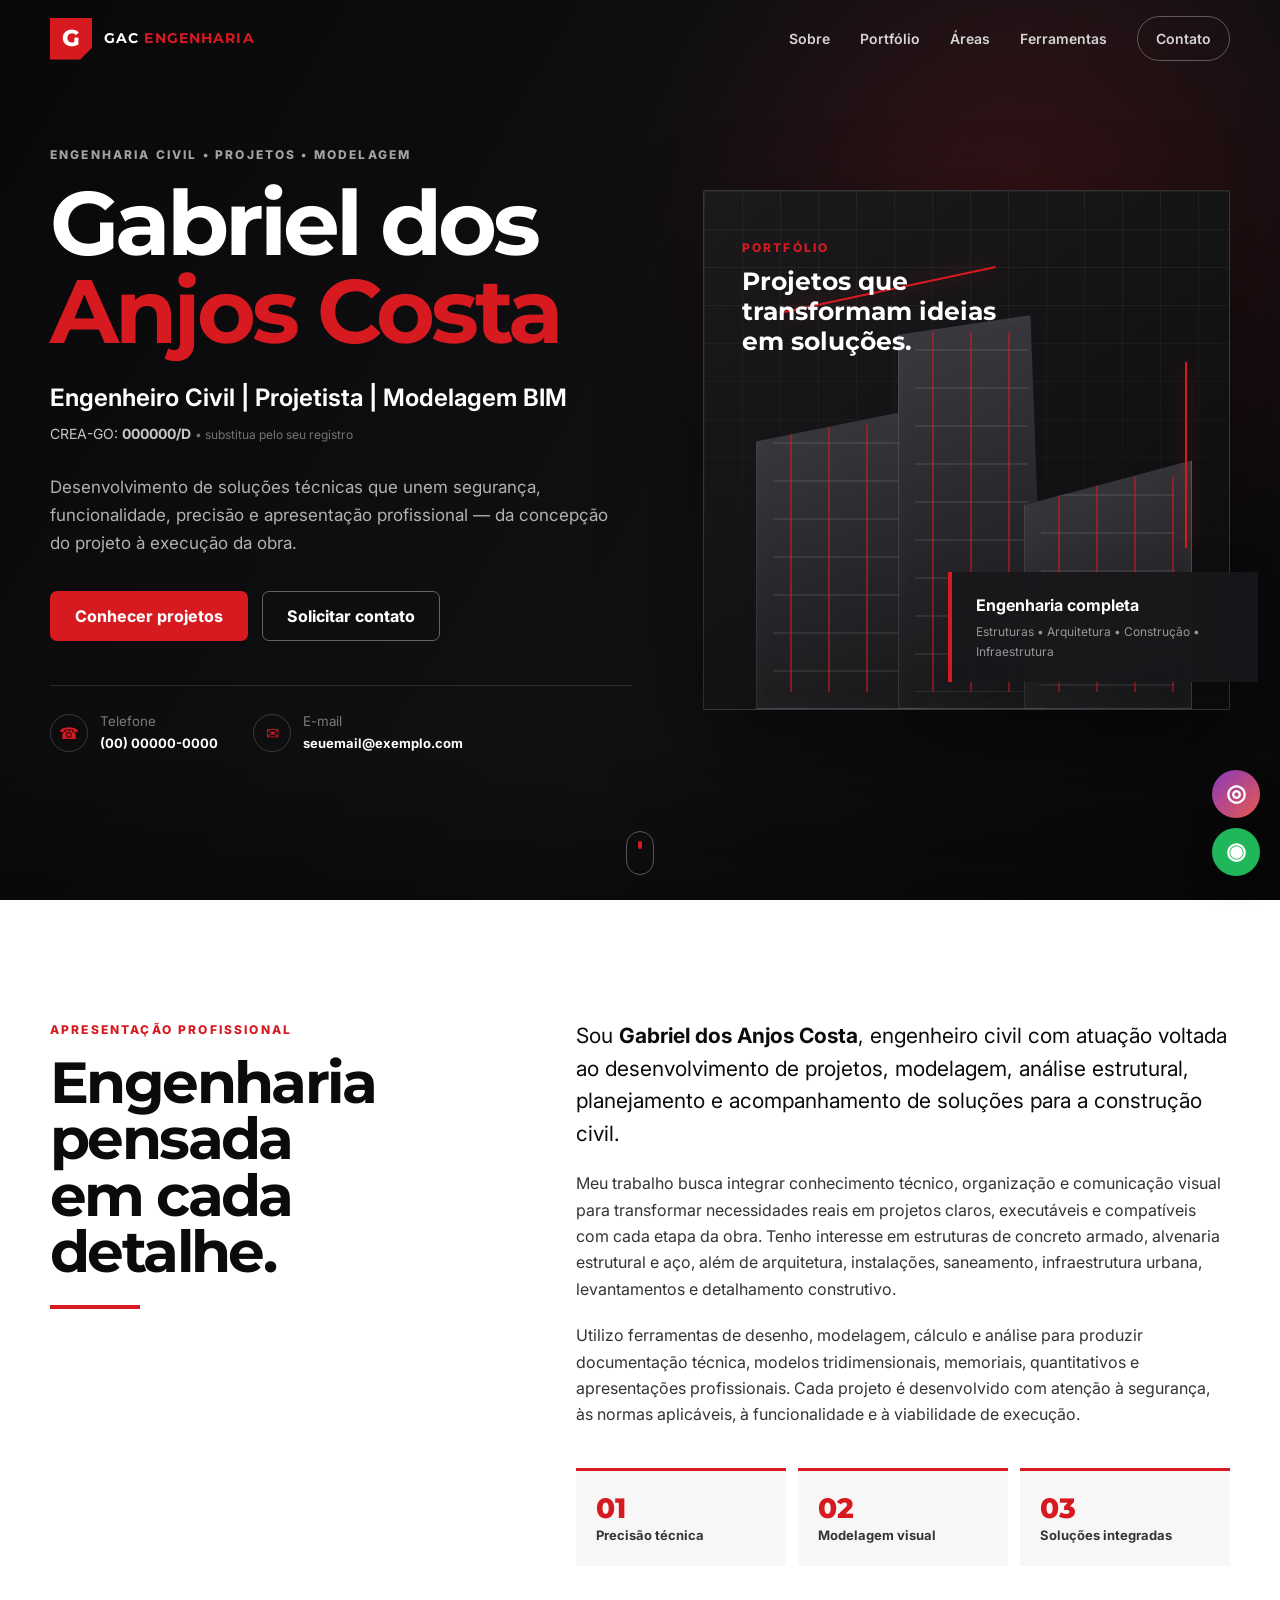
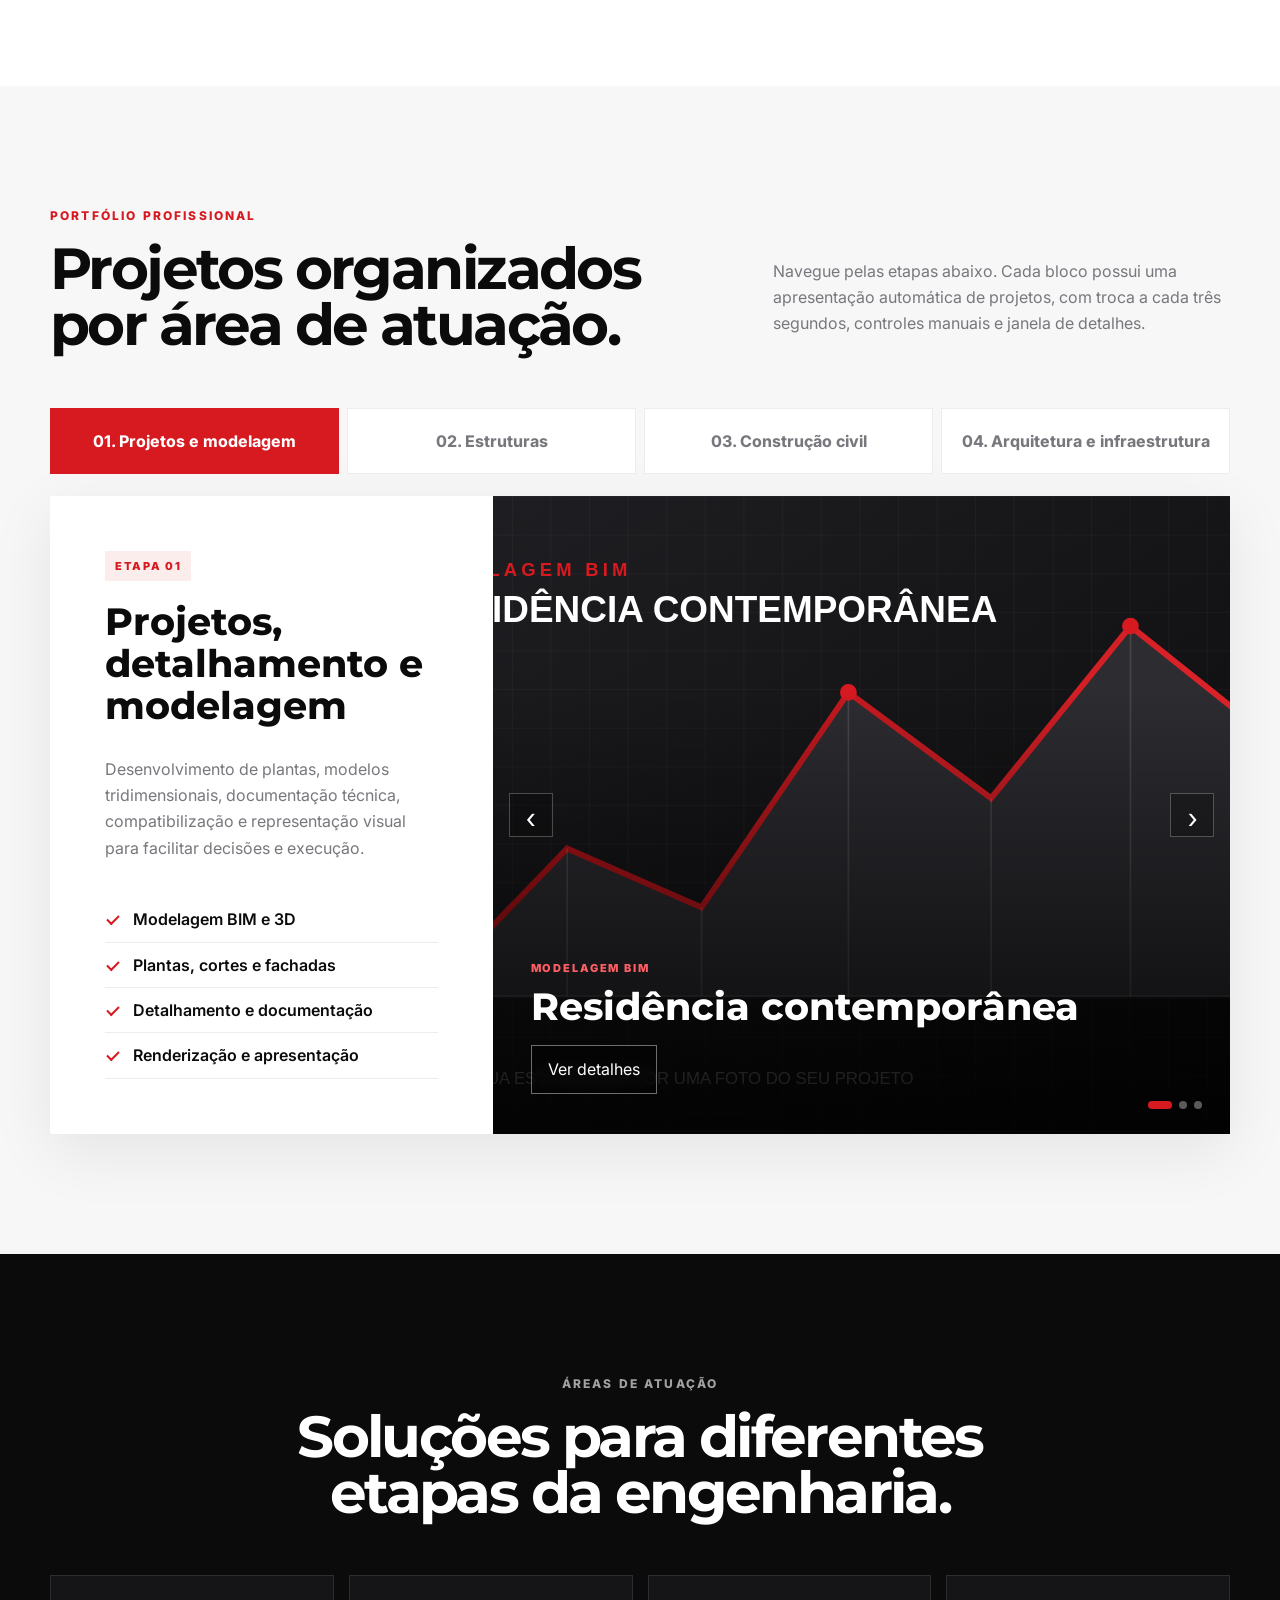
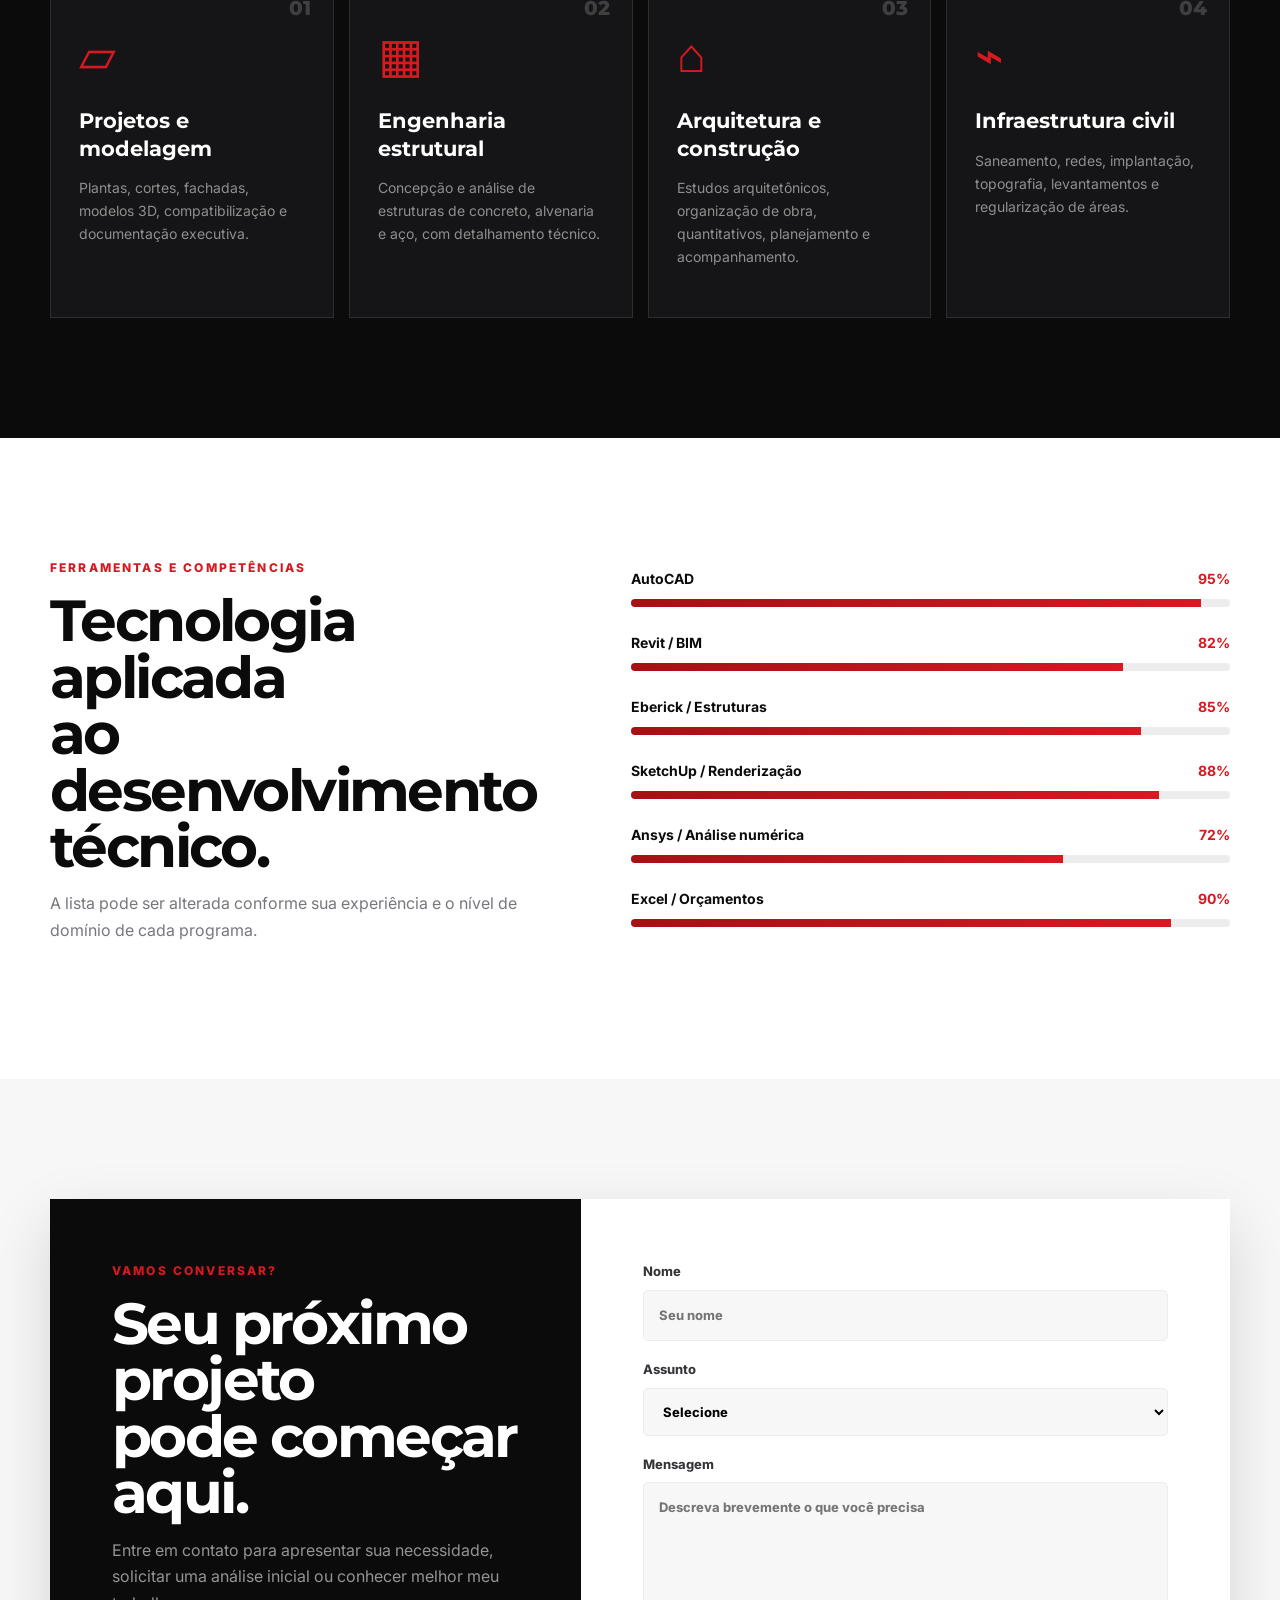
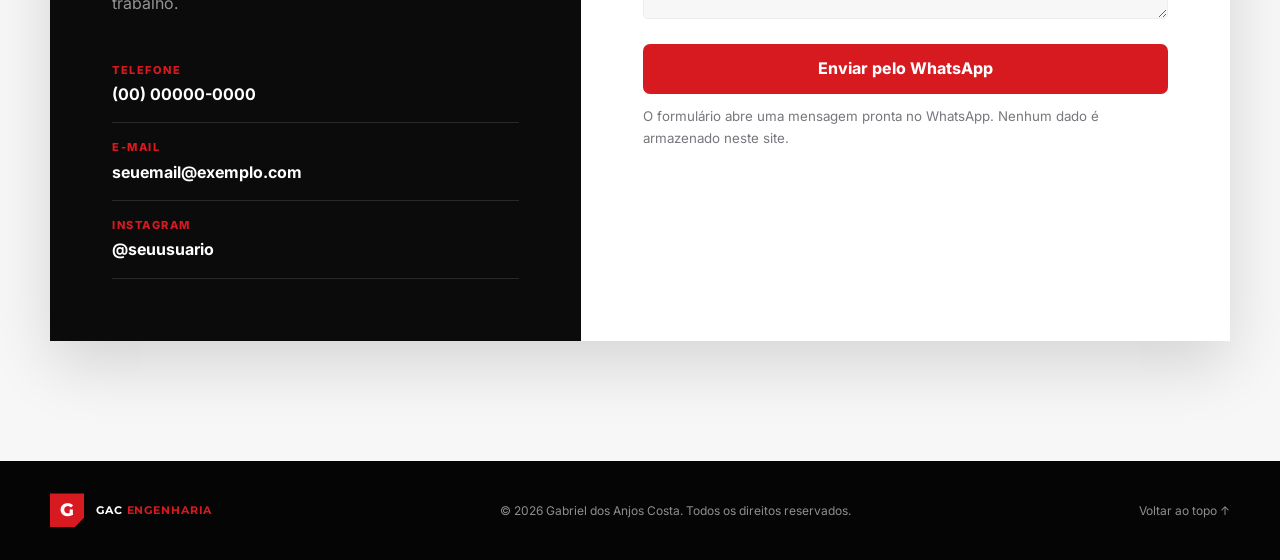
<file: OBSOLETOS/index.html>
<!DOCTYPE html>
<html lang="pt-BR">
<head>
  <meta charset="UTF-8" />
  <meta name="viewport" content="width=device-width, initial-scale=1.0" />
  <meta name="description" content="Portfólio profissional de Gabriel dos Anjos Costa — projetos, estruturas, modelagem, arquitetura e construção civil." />
  <meta name="theme-color" content="#0d0d0d" />
  <title>Gabriel dos Anjos Costa | Portfólio de Engenharia Civil</title>

  <link rel="preconnect" href="https://fonts.googleapis.com" />
  <link rel="preconnect" href="https://fonts.gstatic.com" crossorigin />
  <link href="https://fonts.googleapis.com/css2?family=Inter:wght@400;500;600;700;800&family=Montserrat:wght@600;700;800&display=swap" rel="stylesheet" />
  <link rel="stylesheet" href="styles.css" />
</head>
<body>
  <div class="progress-bar" id="progressBar" aria-hidden="true"></div>

  <header class="site-header" id="inicio">
    <nav class="navbar container" aria-label="Navegação principal">
      <a class="brand" href="#inicio" aria-label="Ir para o início">
        <span class="brand-mark">G</span>
        <span class="brand-text">GAC <strong>ENGENHARIA</strong></span>
      </a>

      <button class="menu-toggle" id="menuToggle" type="button" aria-expanded="false" aria-controls="navLinks" aria-label="Abrir menu">
        <span></span><span></span><span></span>
      </button>

      <div class="nav-links" id="navLinks">
        <a href="#sobre">Sobre</a>
        <a href="#portfolio">Portfólio</a>
        <a href="#servicos">Áreas</a>
        <a href="#ferramentas">Ferramentas</a>
        <a class="nav-cta" href="#contato">Contato</a>
      </div>
    </nav>
  </header>

  <main>
    <section class="hero section-dark">
      <div class="hero-grid container">
        <div class="hero-content reveal">
          <p class="eyebrow">ENGENHARIA CIVIL • PROJETOS • MODELAGEM</p>
          <h1>Gabriel dos<br /><span>Anjos Costa</span></h1>
          <p class="hero-role">Engenheiro Civil | Projetista | Modelagem BIM</p>
          <p class="hero-registration">CREA-GO: <strong>000000/D</strong> <span>• substitua pelo seu registro</span></p>
          <p class="hero-description">
            Desenvolvimento de soluções técnicas que unem segurança, funcionalidade, precisão e apresentação profissional — da concepção do projeto à execução da obra.
          </p>

          <div class="hero-actions">
            <a class="btn btn-primary" href="#portfolio">Conhecer projetos</a>
            <a class="btn btn-outline" href="#contato">Solicitar contato</a>
          </div>

          <div class="hero-contact-row">
            <a href="tel:+5500000000000" aria-label="Ligar para Gabriel">
              <span class="contact-icon">☎</span>
              <span><small>Telefone</small><strong>(00) 00000-0000</strong></span>
            </a>
            <a href="mailto:seuemail@exemplo.com" aria-label="Enviar e-mail para Gabriel">
              <span class="contact-icon">✉</span>
              <span><small>E-mail</small><strong>seuemail@exemplo.com</strong></span>
            </a>
          </div>
        </div>

        <div class="hero-visual reveal delay-1" aria-label="Painel visual de engenharia">
          <div class="hero-frame">
            <div class="technical-grid"></div>
            <div class="building-shape building-one"></div>
            <div class="building-shape building-two"></div>
            <div class="building-shape building-three"></div>
            <div class="red-line red-line-one"></div>
            <div class="red-line red-line-two"></div>
            <div class="visual-label">
              <span>PORTFÓLIO</span>
              <strong>Projetos que transformam ideias em soluções.</strong>
            </div>
          </div>
          <div class="experience-card">
            <strong>Engenharia completa</strong>
            <span>Estruturas • Arquitetura • Construção • Infraestrutura</span>
          </div>
        </div>
      </div>
      <a class="scroll-indicator" href="#sobre" aria-label="Rolar para a próxima seção"><span></span></a>
    </section>

    <section class="about section-light" id="sobre">
      <div class="container about-grid">
        <div class="section-heading reveal">
          <p class="eyebrow red">APRESENTAÇÃO PROFISSIONAL</p>
          <h2>Engenharia pensada<br />em cada detalhe.</h2>
          <div class="heading-line"></div>
        </div>

        <div class="about-copy reveal delay-1">
          <p class="lead">
            Sou <strong>Gabriel dos Anjos Costa</strong>, engenheiro civil com atuação voltada ao desenvolvimento de projetos, modelagem, análise estrutural, planejamento e acompanhamento de soluções para a construção civil.
          </p>
          <p>
            Meu trabalho busca integrar conhecimento técnico, organização e comunicação visual para transformar necessidades reais em projetos claros, executáveis e compatíveis com cada etapa da obra. Tenho interesse em estruturas de concreto armado, alvenaria estrutural e aço, além de arquitetura, instalações, saneamento, infraestrutura urbana, levantamentos e detalhamento construtivo.
          </p>
          <p>
            Utilizo ferramentas de desenho, modelagem, cálculo e análise para produzir documentação técnica, modelos tridimensionais, memoriais, quantitativos e apresentações profissionais. Cada projeto é desenvolvido com atenção à segurança, às normas aplicáveis, à funcionalidade e à viabilidade de execução.
          </p>

          <div class="about-highlights">
            <article>
              <strong>01</strong>
              <span>Precisão técnica</span>
            </article>
            <article>
              <strong>02</strong>
              <span>Modelagem visual</span>
            </article>
            <article>
              <strong>03</strong>
              <span>Soluções integradas</span>
            </article>
          </div>
        </div>
      </div>
    </section>

    <section class="portfolio section-gray" id="portfolio">
      <div class="container">
        <div class="portfolio-header reveal">
          <div>
            <p class="eyebrow red">PORTFÓLIO PROFISSIONAL</p>
            <h2>Projetos organizados<br />por área de atuação.</h2>
          </div>
          <p>
            Navegue pelas etapas abaixo. Cada bloco possui uma apresentação automática de projetos, com troca a cada três segundos, controles manuais e janela de detalhes.
          </p>
        </div>

        <div class="portfolio-tabs reveal" role="tablist" aria-label="Categorias do portfólio">
          <button class="tab-button active" data-tab="modelagem" role="tab" aria-selected="true">01. Projetos e modelagem</button>
          <button class="tab-button" data-tab="estruturas" role="tab" aria-selected="false">02. Estruturas</button>
          <button class="tab-button" data-tab="construcao" role="tab" aria-selected="false">03. Construção civil</button>
          <button class="tab-button" data-tab="arquitetura" role="tab" aria-selected="false">04. Arquitetura e infraestrutura</button>
        </div>

        <div class="tab-panels">
          <section class="tab-panel active" id="modelagem" role="tabpanel">
            <div class="project-stage">
              <div class="stage-info reveal">
                <span class="stage-number">ETAPA 01</span>
                <h3>Projetos, detalhamento e modelagem</h3>
                <p>
                  Desenvolvimento de plantas, modelos tridimensionais, documentação técnica, compatibilização e representação visual para facilitar decisões e execução.
                </p>
                <ul class="check-list">
                  <li>Modelagem BIM e 3D</li>
                  <li>Plantas, cortes e fachadas</li>
                  <li>Detalhamento e documentação</li>
                  <li>Renderização e apresentação</li>
                </ul>
              </div>

              <div class="project-slider reveal delay-1" data-slider>
                <div class="slides">
                  <article class="project-slide active" data-title="Modelagem residencial" data-description="Modelo tridimensional para estudo arquitetônico, organização dos ambientes e apresentação ao cliente." data-tools="Revit • SketchUp • AutoCAD">
                    <img src="assets/projeto-modelagem.svg" alt="Exemplo de projeto de modelagem residencial" />
                    <div class="slide-overlay"><span>MODELAGEM BIM</span><h4>Residência contemporânea</h4><button class="open-project" type="button">Ver detalhes</button></div>
                  </article>
                  <article class="project-slide" data-title="Detalhamento técnico" data-description="Conjunto de desenhos técnicos com plantas, cortes, elevações e informações necessárias para execução." data-tools="AutoCAD • Revit">
                    <img src="assets/projeto-detalhamento.svg" alt="Exemplo de detalhamento técnico" />
                    <div class="slide-overlay"><span>DOCUMENTAÇÃO</span><h4>Detalhamento executivo</h4><button class="open-project" type="button">Ver detalhes</button></div>
                  </article>
                  <article class="project-slide" data-title="Apresentação visual" data-description="Imagens e composições visuais para comunicação clara da proposta arquitetônica e construtiva." data-tools="SketchUp • Renderização">
                    <img src="assets/projeto-render.svg" alt="Exemplo de apresentação visual de projeto" />
                    <div class="slide-overlay"><span>VISUALIZAÇÃO</span><h4>Renderização profissional</h4><button class="open-project" type="button">Ver detalhes</button></div>
                  </article>
                </div>
                <button class="slider-arrow prev" type="button" aria-label="Projeto anterior">‹</button>
                <button class="slider-arrow next" type="button" aria-label="Próximo projeto">›</button>
                <div class="slider-dots" aria-label="Selecionar projeto"></div>
              </div>
            </div>
          </section>

          <section class="tab-panel" id="estruturas" role="tabpanel" hidden>
            <div class="project-stage">
              <div class="stage-info">
                <span class="stage-number">ETAPA 02</span>
                <h3>Projetos e análises estruturais</h3>
                <p>
                  Concepção, modelagem, análise e detalhamento de sistemas estruturais, considerando segurança, desempenho, compatibilidade e facilidade construtiva.
                </p>
                <ul class="check-list">
                  <li>Concreto armado</li>
                  <li>Alvenaria estrutural</li>
                  <li>Estruturas metálicas</li>
                  <li>Modelagem e análise numérica</li>
                </ul>
              </div>

              <div class="project-slider" data-slider>
                <div class="slides">
                  <article class="project-slide active" data-title="Estrutura em concreto armado" data-description="Modelagem de elementos estruturais, análise de esforços e organização dos detalhamentos de armaduras." data-tools="Eberick • AutoCAD • Revit">
                    <img src="assets/projeto-concreto.svg" alt="Exemplo de estrutura em concreto armado" />
                    <div class="slide-overlay"><span>CONCRETO ARMADO</span><h4>Modelagem estrutural</h4><button class="open-project" type="button">Ver detalhes</button></div>
                  </article>
                  <article class="project-slide" data-title="Alvenaria estrutural" data-description="Estudo de paredes portantes, distribuição de cargas e comportamento estrutural em diferentes cenários." data-tools="Ansys • Python • AutoCAD">
                    <img src="assets/projeto-alvenaria.svg" alt="Exemplo de projeto em alvenaria estrutural" />
                    <div class="slide-overlay"><span>ALVENARIA ESTRUTURAL</span><h4>Análise de paredes</h4><button class="open-project" type="button">Ver detalhes</button></div>
                  </article>
                  <article class="project-slide" data-title="Estrutura metálica" data-description="Concepção e detalhamento de elementos em aço para soluções leves, eficientes e de montagem organizada." data-tools="AutoCAD • Modelagem 3D">
                    <img src="assets/projeto-metalica.svg" alt="Exemplo de estrutura metálica" />
                    <div class="slide-overlay"><span>ESTRUTURA METÁLICA</span><h4>Projeto e detalhamento</h4><button class="open-project" type="button">Ver detalhes</button></div>
                  </article>
                </div>
                <button class="slider-arrow prev" type="button" aria-label="Projeto anterior">‹</button>
                <button class="slider-arrow next" type="button" aria-label="Próximo projeto">›</button>
                <div class="slider-dots" aria-label="Selecionar projeto"></div>
              </div>
            </div>
          </section>

          <section class="tab-panel" id="construcao" role="tabpanel" hidden>
            <div class="project-stage">
              <div class="stage-info">
                <span class="stage-number">ETAPA 03</span>
                <h3>Construção civil e acompanhamento</h3>
                <p>
                  Organização das etapas de execução, leitura de projetos, levantamento de quantitativos, planejamento e apoio técnico para controle da obra.
                </p>
                <ul class="check-list">
                  <li>Planejamento de serviços</li>
                  <li>Quantitativos e orçamento</li>
                  <li>Acompanhamento de execução</li>
                  <li>Relatórios e documentação</li>
                </ul>
              </div>

              <div class="project-slider" data-slider>
                <div class="slides">
                  <article class="project-slide active" data-title="Acompanhamento de obra" data-description="Registro e acompanhamento das etapas construtivas, com verificação de compatibilidade entre projeto e execução." data-tools="Excel • AutoCAD • Relatórios">
                    <img src="assets/projeto-obra.svg" alt="Exemplo de acompanhamento de obra" />
                    <div class="slide-overlay"><span>EXECUÇÃO</span><h4>Acompanhamento de obra</h4><button class="open-project" type="button">Ver detalhes</button></div>
                  </article>
                  <article class="project-slide" data-title="Planejamento e quantitativos" data-description="Organização de serviços, levantamento de materiais e estruturação das informações para orçamento e cronograma." data-tools="Excel • MS Project">
                    <img src="assets/projeto-planejamento.svg" alt="Exemplo de planejamento de obra" />
                    <div class="slide-overlay"><span>PLANEJAMENTO</span><h4>Quantitativos e etapas</h4><button class="open-project" type="button">Ver detalhes</button></div>
                  </article>
                  <article class="project-slide" data-title="Documentação técnica" data-description="Produção de relatórios, memoriais e registros técnicos para controle e apresentação dos serviços realizados." data-tools="Word • Excel • AutoCAD">
                    <img src="assets/projeto-documentacao.svg" alt="Exemplo de documentação técnica" />
                    <div class="slide-overlay"><span>CONTROLE</span><h4>Relatórios técnicos</h4><button class="open-project" type="button">Ver detalhes</button></div>
                  </article>
                </div>
                <button class="slider-arrow prev" type="button" aria-label="Projeto anterior">‹</button>
                <button class="slider-arrow next" type="button" aria-label="Próximo projeto">›</button>
                <div class="slider-dots" aria-label="Selecionar projeto"></div>
              </div>
            </div>
          </section>

          <section class="tab-panel" id="arquitetura" role="tabpanel" hidden>
            <div class="project-stage">
              <div class="stage-info">
                <span class="stage-number">ETAPA 04</span>
                <h3>Arquitetura, infraestrutura e projetos civis</h3>
                <p>
                  Soluções integradas para edificações, implantação, saneamento, infraestrutura urbana, levantamentos e representação técnica.
                </p>
                <ul class="check-list">
                  <li>Projetos arquitetônicos</li>
                  <li>Saneamento e redes</li>
                  <li>Topografia e implantação</li>
                  <li>Regularização e levantamentos</li>
                </ul>
              </div>

              <div class="project-slider" data-slider>
                <div class="slides">
                  <article class="project-slide active" data-title="Projeto arquitetônico" data-description="Organização espacial, fachadas, implantação e representação visual de edificações residenciais e comerciais." data-tools="AutoCAD • Revit • SketchUp">
                    <img src="assets/projeto-arquitetura.svg" alt="Exemplo de projeto arquitetônico" />
                    <div class="slide-overlay"><span>ARQUITETURA</span><h4>Concepção e implantação</h4><button class="open-project" type="button">Ver detalhes</button></div>
                  </article>
                  <article class="project-slide" data-title="Saneamento e infraestrutura" data-description="Estudos de redes, reservação, adutoras e elementos de infraestrutura para sistemas urbanos." data-tools="AutoCAD • Excel • EPANET">
                    <img src="assets/projeto-saneamento.svg" alt="Exemplo de projeto de saneamento" />
                    <div class="slide-overlay"><span>INFRAESTRUTURA</span><h4>Redes e saneamento</h4><button class="open-project" type="button">Ver detalhes</button></div>
                  </article>
                  <article class="project-slide" data-title="Levantamento e regularização" data-description="Representação de áreas, limites, confrontações e elementos necessários para documentação e regularização." data-tools="AutoCAD • Levantamentos">
                    <img src="assets/projeto-topografia.svg" alt="Exemplo de levantamento e regularização" />
                    <div class="slide-overlay"><span>TOPOGRAFIA</span><h4>Levantamento e delimitação</h4><button class="open-project" type="button">Ver detalhes</button></div>
                  </article>
                </div>
                <button class="slider-arrow prev" type="button" aria-label="Projeto anterior">‹</button>
                <button class="slider-arrow next" type="button" aria-label="Próximo projeto">›</button>
                <div class="slider-dots" aria-label="Selecionar projeto"></div>
              </div>
            </div>
          </section>
        </div>
      </div>
    </section>

    <section class="services section-dark" id="servicos">
      <div class="container">
        <div class="section-heading centered reveal">
          <p class="eyebrow">ÁREAS DE ATUAÇÃO</p>
          <h2>Soluções para diferentes<br />etapas da engenharia.</h2>
        </div>

        <div class="service-grid">
          <article class="service-card reveal">
            <span class="service-index">01</span>
            <div class="service-icon">▱</div>
            <h3>Projetos e modelagem</h3>
            <p>Plantas, cortes, fachadas, modelos 3D, compatibilização e documentação executiva.</p>
          </article>
          <article class="service-card reveal delay-1">
            <span class="service-index">02</span>
            <div class="service-icon">▦</div>
            <h3>Engenharia estrutural</h3>
            <p>Concepção e análise de estruturas de concreto, alvenaria e aço, com detalhamento técnico.</p>
          </article>
          <article class="service-card reveal delay-2">
            <span class="service-index">03</span>
            <div class="service-icon">⌂</div>
            <h3>Arquitetura e construção</h3>
            <p>Estudos arquitetônicos, organização de obra, quantitativos, planejamento e acompanhamento.</p>
          </article>
          <article class="service-card reveal delay-3">
            <span class="service-index">04</span>
            <div class="service-icon">⌁</div>
            <h3>Infraestrutura civil</h3>
            <p>Saneamento, redes, implantação, topografia, levantamentos e regularização de áreas.</p>
          </article>
        </div>
      </div>
    </section>

    <section class="tools section-light" id="ferramentas">
      <div class="container tools-grid">
        <div class="section-heading reveal">
          <p class="eyebrow red">FERRAMENTAS E COMPETÊNCIAS</p>
          <h2>Tecnologia aplicada<br />ao desenvolvimento técnico.</h2>
          <p class="section-text">
            A lista pode ser alterada conforme sua experiência e o nível de domínio de cada programa.
          </p>
        </div>

        <div class="skills reveal delay-1">
          <div class="skill"><div class="skill-title"><span>AutoCAD</span><strong>95%</strong></div><div class="skill-track"><span style="--level:95%"></span></div></div>
          <div class="skill"><div class="skill-title"><span>Revit / BIM</span><strong>82%</strong></div><div class="skill-track"><span style="--level:82%"></span></div></div>
          <div class="skill"><div class="skill-title"><span>Eberick / Estruturas</span><strong>85%</strong></div><div class="skill-track"><span style="--level:85%"></span></div></div>
          <div class="skill"><div class="skill-title"><span>SketchUp / Renderização</span><strong>88%</strong></div><div class="skill-track"><span style="--level:88%"></span></div></div>
          <div class="skill"><div class="skill-title"><span>Ansys / Análise numérica</span><strong>72%</strong></div><div class="skill-track"><span style="--level:72%"></span></div></div>
          <div class="skill"><div class="skill-title"><span>Excel / Orçamentos</span><strong>90%</strong></div><div class="skill-track"><span style="--level:90%"></span></div></div>
        </div>
      </div>
    </section>

    <section class="contact section-gray" id="contato">
      <div class="container contact-card reveal">
        <div class="contact-copy">
          <p class="eyebrow red">VAMOS CONVERSAR?</p>
          <h2>Seu próximo projeto<br />pode começar aqui.</h2>
          <p>Entre em contato para apresentar sua necessidade, solicitar uma análise inicial ou conhecer melhor meu trabalho.</p>
          <div class="contact-list">
            <a href="tel:+5500000000000"><span>Telefone</span><strong>(00) 00000-0000</strong></a>
            <a href="mailto:seuemail@exemplo.com"><span>E-mail</span><strong>seuemail@exemplo.com</strong></a>
            <a href="https://www.instagram.com/seuusuario" target="_blank" rel="noopener noreferrer"><span>Instagram</span><strong>@seuusuario</strong></a>
          </div>
        </div>

        <form class="contact-form" id="contactForm">
          <label>Nome<input type="text" id="contactName" placeholder="Seu nome" required /></label>
          <label>Assunto<select id="contactSubject" required><option value="">Selecione</option><option>Projeto estrutural</option><option>Projeto arquitetônico</option><option>Modelagem e detalhamento</option><option>Construção e orçamento</option><option>Outro assunto</option></select></label>
          <label>Mensagem<textarea id="contactMessage" rows="5" placeholder="Descreva brevemente o que você precisa" required></textarea></label>
          <button class="btn btn-primary full" type="submit">Enviar pelo WhatsApp</button>
          <small>O formulário abre uma mensagem pronta no WhatsApp. Nenhum dado é armazenado neste site.</small>
        </form>
      </div>
    </section>
  </main>

  <footer class="footer">
    <div class="container footer-content">
      <a class="brand" href="#inicio"><span class="brand-mark">G</span><span class="brand-text">GAC <strong>ENGENHARIA</strong></span></a>
      <p>© <span id="currentYear"></span> Gabriel dos Anjos Costa. Todos os direitos reservados.</p>
      <a href="#inicio">Voltar ao topo ↑</a>
    </div>
  </footer>

  <div class="floating-social" aria-label="Atalhos de contato">
    <a class="floating-button instagram" href="https://www.instagram.com/seuusuario" target="_blank" rel="noopener noreferrer" aria-label="Abrir Instagram">
      <span class="social-symbol">◎</span><span class="social-label">Instagram</span>
    </a>
    <a class="floating-button whatsapp" href="https://wa.me/5500000000000?text=Olá%20Gabriel!%20Conheci%20seu%20portfólio%20e%20gostaria%20de%20conversar." target="_blank" rel="noopener noreferrer" aria-label="Conversar pelo WhatsApp">
      <span class="social-symbol">◉</span><span class="social-label">WhatsApp</span>
    </a>
  </div>

  <dialog class="project-modal" id="projectModal">
    <button class="modal-close" type="button" aria-label="Fechar detalhes">×</button>
    <div class="modal-content">
      <p class="eyebrow red">DETALHES DO PROJETO</p>
      <h3 id="modalTitle">Título do projeto</h3>
      <p id="modalDescription">Descrição do projeto.</p>
      <div class="modal-tools"><span>Ferramentas utilizadas</span><strong id="modalTools">AutoCAD</strong></div>
      <a class="btn btn-primary" href="#contato" id="modalContact">Conversar sobre este serviço</a>
    </div>
  </dialog>

  <script src="script.js"></script>
</body>
</html>
</file>
<file: styles.css>
:root {
  --black: #0c0c0d;
  --black-soft: #151516;
  --gray-900: #222224;
  --gray-700: #4d4d51;
  --gray-500: #77777d;
  --gray-300: #b8b8bd;
  --gray-200: #d8d8dc;
  --gray-100: #ececee;
  --gray-50: #f6f6f7;
  --white: #ffffff;
  --container: 1200px;
  --header-height: 78px;
  --radius: 20px;
}

* {
  box-sizing: border-box;
  margin: 0;
  padding: 0;
}

html {
  scroll-behavior: smooth;
  scroll-padding-top: var(--header-height);
}

body {
  color: var(--black);
  background: var(--white);
  font-family: "DM Sans", sans-serif;
  font-size: 16px;
  line-height: 1.65;
  overflow-x: hidden;
}


img {
  display: block;
  width: 100%;
}

a {
  color: inherit;
  text-decoration: none;
}

button,
input,
textarea,
select {
  font: inherit;
}

button {
  color: inherit;
  cursor: pointer;
}

.container {
  width: min(calc(100% - 40px), var(--container));
  margin-inline: auto;
}

.scroll-progress {
  position: fixed;
  inset: 0 auto auto 0;
  z-index: 1400;
  width: 0;
  height: 3px;
  background: var(--white);
  mix-blend-mode: difference;
}

.site-header {
  position: fixed;
  inset: 0 0 auto;
  z-index: 1200;
  height: var(--header-height);
  color: var(--white);
  border-bottom: 1px solid rgba(255, 255, 255, 0.14);
  transition: background 0.3s ease, color 0.3s ease, border-color 0.3s ease, box-shadow 0.3s ease;
}

.site-header.scrolled {
  color: var(--black);
  background: rgba(255, 255, 255, 0.92);
  border-color: rgba(0, 0, 0, 0.08);
  box-shadow: 0 10px 35px rgba(0, 0, 0, 0.06);
  backdrop-filter: blur(18px);
}

.navbar {
  height: 100%;
  display: flex;
  align-items: center;
  justify-content: space-between;
  gap: 30px;
}

.brand {
  display: inline-flex;
  align-items: center;
  gap: 13px;
  font-family: "Manrope", sans-serif;
  font-weight: 700;
  letter-spacing: -0.02em;
}

.brand-symbol {
  display: grid;
  place-items: center;
  width: 38px;
  height: 38px;
  border: 1px solid currentColor;
  border-radius: 50%;
  font-size: 15px;
}

.brand-name {
  font-size: 14px;
}

.nav-links {
  display: flex;
  align-items: center;
  gap: clamp(18px, 2.2vw, 34px);
}

.nav-links a {
  position: relative;
  font-size: 13px;
  font-weight: 600;
}

.nav-links a::after {
  content: "";
  position: absolute;
  inset: auto 0 -7px;
  width: 0;
  height: 1px;
  background: currentColor;
  transition: width 0.25s ease;
}

.nav-links a:hover::after {
  width: 100%;
}

.menu-toggle {
  display: none;
  width: 42px;
  height: 42px;
  border: 1px solid currentColor;
  border-radius: 50%;
  background: transparent;
}

.menu-toggle span {
  display: block;
  width: 16px;
  height: 1px;
  margin: 5px auto;
  background: currentColor;
  transition: 0.25s ease;
}

.menu-toggle[aria-expanded="true"] span:first-child {
  transform: translateY(3px) rotate(45deg);
}

.menu-toggle[aria-expanded="true"] span:last-child {
  transform: translateY(-3px) rotate(-45deg);
}

.hero {
  position: relative;
  min-height: 100svh;
  overflow: hidden;
  color: var(--white);
  background:
    radial-gradient(circle at 78% 22%, rgba(255, 255, 255, 0.10), transparent 25%),
    linear-gradient(135deg, #080809 0%, #151516 58%, #242426 100%);
}

.hero::before {
  content: "";
  position: absolute;
  inset: 0;
  opacity: 0.25;
  background-image: radial-gradient(rgba(255, 255, 255, 0.25) 0.7px, transparent 0.7px);
  background-size: 8px 8px;
  mask-image: linear-gradient(to right, transparent, black 30%, black 100%);
}

.hero-background {
  position: absolute;
  inset: 0;
  pointer-events: none;
}

.grid-line {
  position: absolute;
  background: rgba(255, 255, 255, 0.08);
}

.line-one,
.line-two {
  top: 0;
  bottom: 0;
  width: 1px;
}

.line-one { left: 17%; }
.line-two { right: 18%; }

.line-three,
.line-four {
  right: 0;
  left: 0;
  height: 1px;
}

.line-three { top: 34%; }
.line-four { bottom: 24%; }

.hero-layout {
  position: relative;
  z-index: 1;
  min-height: 100svh;
  padding-top: calc(var(--header-height) + 80px);
  padding-bottom: 90px;
  display: grid;
  grid-template-columns: minmax(0, 1.25fr) minmax(330px, 0.75fr);
  align-items: center;
  gap: clamp(55px, 7vw, 120px);
}

.kicker,
.section-kicker,
.stage-label {
  font-family: "Manrope", sans-serif;
  font-size: 11px;
  font-weight: 700;
  letter-spacing: 0.17em;
  text-transform: uppercase;
}

.kicker {
  color: rgba(255, 255, 255, 0.55);
}

.hero h1 {
  margin: 26px 0 20px;
  font-family: "Manrope", sans-serif;

  font-size: clamp(56px, 6.4vw, 100px);

  line-height: 0.92;
  letter-spacing: -0.065em;

  white-space: nowrap;
}

.hero h1 span {
  color: rgba(255, 255, 255, 0.47);
}

.hero-title {
  font-family: "Manrope", sans-serif;
  font-size: clamp(20px, 2vw, 30px);
  font-weight: 600;
  letter-spacing: -0.03em;
}

.hero-summary {
  max-width: 650px;
  margin-top: 20px;
  color: rgba(255, 255, 255, 0.58);
  font-size: 17px;
}

.hero-actions {
  display: flex;
  flex-wrap: wrap;
  gap: 12px;
  margin-top: 36px;
}

.button {
  min-height: 52px;
  padding: 0 24px;
  display: inline-flex;
  align-items: center;
  justify-content: center;
  border-radius: 999px;
  font-size: 13px;
  font-weight: 700;
  transition: transform 0.2s ease, background 0.2s ease, color 0.2s ease;
}

.button:hover {
  transform: translateY(-2px);
}

.button-dark {
  color: var(--black);
  background: var(--white);
}

.button-light {
  border: 1px solid rgba(255, 255, 255, 0.25);
  color: var(--white);
  background: transparent;
}

.button-light:hover {
  background: rgba(255, 255, 255, 0.08);
}

.profile-panel {
  align-self: end;
  margin-bottom: 25px;
  border: 1px solid rgba(255, 255, 255, 0.16);
  border-radius: var(--radius);
  overflow: hidden;
  background: rgba(255, 255, 255, 0.055);
  backdrop-filter: blur(16px);
}

.profile-visual {
  position: relative;
  min-height: 255px;
  padding: 28px;
  display: flex;
  align-items: flex-end;
  justify-content: space-between;
  overflow: hidden;
  border-bottom: 1px solid rgba(255, 255, 255, 0.12);
  background:
    linear-gradient(135deg, transparent 0 48%, rgba(255, 255, 255, 0.08) 48% 49%, transparent 49%),
    linear-gradient(45deg, rgba(255, 255, 255, 0.05), transparent 55%);
}

.profile-visual::before,
.profile-visual::after {
  content: "";
  position: absolute;
  border: 1px solid rgba(255, 255, 255, 0.14);
  border-radius: 50%;
}

.profile-visual::before {
  width: 260px;
  height: 260px;
  top: -90px;
  right: -70px;
}

.profile-visual::after {
  width: 150px;
  height: 150px;
  top: -34px;
  right: -18px;
}

.profile-monogram {
  font-family: "Manrope", sans-serif;
  font-size: clamp(60px, 8vw, 110px);
  font-weight: 800;
  line-height: 0.8;
  letter-spacing: -0.08em;
  color: rgba(255, 255, 255, 0.12);
}

.profile-index {
  font-size: 11px;
  letter-spacing: 0.12em;
  color: rgba(255, 255, 255, 0.5);
}

.profile-data {
  padding: 9px 28px 18px;
}

.profile-data div {
  padding: 16px 0;
  display: grid;
  grid-template-columns: 120px 1fr;
  gap: 20px;
  border-bottom: 1px solid rgba(255, 255, 255, 0.1);
}

.profile-data div:last-child {
  border-bottom: 0;
}

.profile-data dt {
  color: rgba(255, 255, 255, 0.42);
  font-size: 11px;
  text-transform: uppercase;
  letter-spacing: 0.08em;
}

.profile-data dd {
  font-size: 13px;
  font-weight: 600;
}

.hero-scroll {
  position: absolute;
  z-index: 2;
  left: max(20px, calc((100% - var(--container)) / 2));
  bottom: 26px;
  display: flex;
  align-items: center;
  gap: 14px;
  color: rgba(255, 255, 255, 0.55);
  font-size: 11px;
  letter-spacing: 0.12em;
  text-transform: uppercase;
}

.hero-scroll i {
  display: block;
  width: 54px;
  height: 1px;
  background: rgba(255, 255, 255, 0.35);
  transition: width 0.25s ease;
}

.hero-scroll:hover i {
  width: 76px;
}

.section {
  padding: clamp(90px, 10vw, 150px) 0;
}

.section-white { background: var(--white); }
.section-soft { background: var(--gray-50); }
.section-dark { color: var(--white); background: var(--black); }

.split-layout {
  display: grid;
  grid-template-columns: 170px minmax(0, 1fr);
  gap: clamp(55px, 8vw, 120px);
}

.section-label {
  display: flex;
  flex-direction: column;
  gap: 10px;
  padding-top: 8px;
  color: var(--gray-500);
}

.section-label span {
  font-family: "Manrope", sans-serif;
  font-size: 42px;
  font-weight: 700;
  color: var(--gray-200);
  line-height: 1;
}

.section-label p {
  font-size: 12px;
  text-transform: uppercase;
  letter-spacing: 0.13em;
}

.section-kicker {
  color: var(--gray-500);
}

.section-kicker.light {
  color: rgba(255, 255, 255, 0.46);
}

.section-content > h2,
.section-heading h2,
.portfolio-heading h2,
.contact-intro h2 {
  margin-top: 16px;
  font-family: "Manrope", sans-serif;
  font-size: clamp(36px, 5.3vw, 72px);
  line-height: 1.03;
  letter-spacing: -0.055em;
}

.section-content > h2 {
  max-width: 920px;
}

.about-columns {
  margin-top: 52px;
  display: grid;
  grid-template-columns: repeat(2, minmax(0, 1fr));
  gap: 42px;
  color: var(--gray-700);
  font-size: 17px;
}

.about-quote {
  margin-top: 60px;
  padding: 34px 0 0;
  display: grid;
  grid-template-columns: auto minmax(0, 1fr);
  gap: 24px;
  border-top: 1px solid var(--gray-200);
}

.about-quote span {
  font-family: Georgia, serif;
  font-size: 68px;
  line-height: 0.8;
  color: var(--gray-200);
}

.about-quote p {
  max-width: 760px;
  font-family: "Manrope", sans-serif;
  font-size: clamp(20px, 2.5vw, 32px);
  line-height: 1.35;
  letter-spacing: -0.025em;
}

.section-heading,
.portfolio-heading {
  display: grid;
  grid-template-columns: minmax(0, 1.25fr) minmax(280px, 0.75fr);
  align-items: end;
  gap: 70px;
}

.heading-note,
.portfolio-heading > p {
  color: var(--gray-500);
}

.portfolio-heading > p {
  color: rgba(255, 255, 255, 0.48);
}

.path-grid {
  margin-top: 70px;
  display: grid;
  grid-template-columns: repeat(4, minmax(0, 1fr));
  border-top: 1px solid var(--gray-200);
  border-bottom: 1px solid var(--gray-200);
}

.path-card {
  min-height: 420px;
  padding: 34px 28px 38px;
  border-right: 1px solid var(--gray-200);
  transition: color 0.3s ease, background 0.3s ease, transform 0.3s ease;
}

.path-card:first-child {
  border-left: 1px solid var(--gray-200);
}

.path-card:hover {
  color: var(--white);
  background: var(--black);
  transform: translateY(-8px);
}

.path-number {
  color: var(--gray-500);
  font-size: 12px;
}

.path-card h3 {
  margin-top: 64px;
  font-family: "Manrope", sans-serif;
  font-size: 25px;
  line-height: 1.2;
  letter-spacing: -0.025em;
}

.path-card > p {
  margin-top: 18px;
  color: var(--gray-500);
  font-size: 14px;
}

.path-card ul {
  margin-top: 30px;
  list-style: none;
}

.path-card li {
  padding: 10px 0;
  border-top: 1px solid rgba(128, 128, 128, 0.22);
  font-size: 12px;
  text-transform: uppercase;
  letter-spacing: 0.06em;
}

.portfolio-tabs {
  margin-top: 68px;
  display: grid;
  grid-template-columns: repeat(4, minmax(0, 1fr));
  border-top: 1px solid rgba(255, 255, 255, 0.14);
  border-bottom: 1px solid rgba(255, 255, 255, 0.14);
}

.tab-button {
  position: relative;
  padding: 22px 18px;
  border: 0;
  border-right: 1px solid rgba(255, 255, 255, 0.14);
  color: rgba(255, 255, 255, 0.42);
  background: transparent;
  font-size: 12px;
  font-weight: 700;
  text-transform: uppercase;
  letter-spacing: 0.09em;
}

.tab-button:first-child {
  border-left: 1px solid rgba(255, 255, 255, 0.14);
}

.tab-button::after {
  content: "";
  position: absolute;
  inset: auto 0 -1px;
  height: 2px;
  background: var(--white);
  transform: scaleX(0);
  transition: transform 0.25s ease;
}

.tab-button.active {
  color: var(--white);
}

.tab-button.active::after {
  transform: scaleX(1);
}

.tab-panel {
  padding-top: 72px;
}

.tab-panel[hidden] {
  display: none;
}

.portfolio-stage {
  display: grid;
  grid-template-columns: minmax(270px, 0.38fr) minmax(0, 0.62fr);
  gap: clamp(45px, 7vw, 100px);
  align-items: start;
}

.stage-copy {
  position: sticky;
  top: calc(var(--header-height) + 35px);
}

.stage-count {
  display: block;
  font-family: "Manrope", sans-serif;
  font-size: 86px;
  font-weight: 700;
  line-height: 1;
  color: rgba(255, 255, 255, 0.12);
}

.stage-label {
  margin-top: 24px;
  color: rgba(255, 255, 255, 0.42);
}

.stage-copy h3 {
  margin-top: 18px;
  font-family: "Manrope", sans-serif;
  font-size: clamp(30px, 3.2vw, 48px);
  line-height: 1.12;
  letter-spacing: -0.045em;
}

.stage-copy > p:last-child {
  margin-top: 24px;
  color: rgba(255, 255, 255, 0.5);
}

.project-slider {
  min-width: 0;
}

.slides {
  position: relative;
  min-height: 520px;
  overflow: hidden;
  border-radius: var(--radius);
  background: var(--gray-900);
}

.project-slide {
  position: absolute;
  inset: 0;
  opacity: 0;
  visibility: hidden;
  transform: scale(1.025);
  transition: opacity 0.6s ease, transform 0.8s ease, visibility 0.6s;
}

.project-slide.active {
  opacity: 1;
  visibility: visible;
  transform: scale(1);
}

.project-slide::after {
  content: "";
  position: absolute;
  inset: 0;
  background: linear-gradient(to top, rgba(0, 0, 0, 0.9), transparent 55%);
}

.project-slide img {
  height: 100%;
  object-fit: cover;
  filter: grayscale(1) contrast(1.05);
}

.project-caption {
  position: absolute;
  z-index: 2;
  inset: auto 0 0;
  padding: 28px 30px;
  display: grid;
  grid-template-columns: auto minmax(0, 1fr);
  align-items: end;
  gap: 22px;
}

.project-caption > span {
  color: rgba(255, 255, 255, 0.4);
  font-size: 12px;
}

.project-caption small {
  display: block;
  margin-bottom: 5px;
  color: rgba(255, 255, 255, 0.45);
  font-size: 10px;
  font-weight: 700;
  letter-spacing: 0.12em;
}

.project-caption h4 {
  font-family: "Manrope", sans-serif;
  font-size: clamp(19px, 2vw, 27px);
  line-height: 1.2;
}

.slider-button {
  border: 1px solid rgba(255, 255, 255, 0.22);
  color: var(--white);
  background: transparent;
  transition: color 0.2s ease, background 0.2s ease;
}


.slider-button:hover {
  color: var(--black);
  background: var(--white);
}

.slider-footer {
  padding-top: 20px;
  display: flex;
  align-items: center;
  justify-content: space-between;
  gap: 30px;
}

.slider-dots {
  display: flex;
  gap: 7px;
}

.slider-dots button {
  width: 28px;
  height: 2px;
  border: 0;
  background: rgba(255, 255, 255, 0.18);
  transition: width 0.25s ease, background 0.25s ease;
}

.slider-dots button.active {
  width: 58px;
  background: var(--white);
}

.slider-controls {
  display: flex;
  gap: 8px;
}

.slider-button {
  width: 44px;
  height: 44px;
  border-radius: 50%;
}

.skills-grid {
  margin-top: 60px;
  display: grid;
  grid-template-columns: repeat(2, minmax(0, 1fr));
  border-top: 1px solid var(--gray-200);
  border-left: 1px solid var(--gray-200);
}

.skills-grid article {
  min-height: 230px;
  padding: 28px 30px;
  border-right: 1px solid var(--gray-200);
  border-bottom: 1px solid var(--gray-200);
}

.skills-grid article > span {
  color: var(--gray-300);
  font-family: "Manrope", sans-serif;
  font-size: 30px;
  font-weight: 700;
}

.skills-grid h3 {
  margin-top: 35px;
  font-family: "Manrope", sans-serif;
  font-size: 22px;
}

.skills-grid p {
  margin-top: 11px;
  color: var(--gray-500);
  font-size: 14px;
}

.skill-tags {
  margin-top: 34px;
  display: flex;
  flex-wrap: wrap;
  gap: 9px;
}

.skill-tags span {
  padding: 10px 15px;
  border: 1px solid var(--gray-200);
  border-radius: 999px;
  color: var(--gray-700);
  font-size: 12px;
  font-weight: 600;
}

.contact-section {
  padding: clamp(90px, 10vw, 145px) 0;
  color: var(--white);
  background: var(--black-soft);
}

.contact-layout {
  display: grid;
  grid-template-columns: minmax(0, 0.75fr) minmax(420px, 1.25fr);
  gap: clamp(55px, 9vw, 130px);
}

.contact-intro p:last-child {
  max-width: 480px;
  margin-top: 25px;
  color: rgba(255, 255, 255, 0.48);
}

.contact-list {
  border-top: 1px solid rgba(255, 255, 255, 0.15);
}

.contact-list a {
  padding: 24px 0;
  display: grid;
  grid-template-columns: 120px minmax(0, 1fr) auto;
  align-items: center;
  gap: 22px;
  border-bottom: 1px solid rgba(255, 255, 255, 0.15);
  transition: padding 0.25s ease, background 0.25s ease;
}

.contact-list a:hover {
  padding-inline: 18px;
  background: rgba(255, 255, 255, 0.05);
}

.contact-list span {
  color: rgba(255, 255, 255, 0.4);
  font-size: 11px;
  text-transform: uppercase;
  letter-spacing: 0.1em;
}

.contact-list strong {
  overflow-wrap: anywhere;
  font-family: "Manrope", sans-serif;
  font-size: clamp(16px, 2vw, 22px);
}

.contact-list i {
  font-style: normal;
  font-size: 20px;
}

.footer {
  padding: 30px 0;
  color: var(--gray-500);
  background: #080809;
}

.footer-content {
  display: flex;
  align-items: center;
  justify-content: space-between;
  gap: 30px;
}

.footer-content > div {
  display: grid;
}

.footer strong {
  color: var(--white);
  font-family: "Manrope", sans-serif;
  font-size: 13px;
}

.footer span,
.footer p {
  font-size: 11px;
}

.contact-rail {
  position: fixed;
  z-index: 1000;
  right: 18px;
  bottom: 22px;
  display: grid;
  gap: 8px;
}

.contact-rail a {
  display: grid;
  place-items: center;
  width: 46px;
  height: 46px;
  border: 1px solid rgba(255, 255, 255, 0.22);
  border-radius: 50%;
  color: var(--white);
  background: rgba(16, 16, 17, 0.88);
  box-shadow: 0 10px 30px rgba(0, 0, 0, 0.22);
  backdrop-filter: blur(12px);
  font-family: "Manrope", sans-serif;
  font-size: 12px;
  font-weight: 700;
  transition: transform 0.2s ease, color 0.2s ease, background 0.2s ease;
}

.contact-rail a:hover {
  transform: translateY(-3px);
  color: var(--black);
  background: var(--white);
}











.reveal {
  opacity: 1;
  transform: none;
  transition: opacity 0.75s ease, transform 0.75s ease;
}

.reveal.visible {
  opacity: 1;
  transform: translateY(0);
}

.delay-1 { transition-delay: 0.1s; }
.delay-2 { transition-delay: 0.2s; }
.delay-3 { transition-delay: 0.3s; }

@media (max-width: 1050px) {
  .hero-layout,
  .contact-layout {
    grid-template-columns: 1fr;
  }

  .hero-layout {
    align-items: end;
    padding-top: calc(var(--header-height) + 110px);
  }

  .profile-panel {
    width: min(100%, 670px);
    justify-self: end;
  }

  .path-grid {
    grid-template-columns: repeat(2, minmax(0, 1fr));
  }

  .path-card:nth-child(3) {
    border-left: 1px solid var(--gray-200);
  }

  .portfolio-stage {
    grid-template-columns: 1fr;
  }

  .stage-copy {
    position: static;
    max-width: 720px;
  }

  .contact-layout {
    gap: 55px;
  }
}

@media (max-width: 820px) {
  :root { --header-height: 70px; }

  .container {
    width: min(calc(100% - 30px), var(--container));
  }

  .menu-toggle {
    display: block;
  }

  .nav-links {
    position: fixed;
    inset: var(--header-height) 0 auto;
    padding: 12px 20px 22px;
    display: grid;
    gap: 0;
    color: var(--black);
    background: rgba(255, 255, 255, 0.97);
    border-bottom: 1px solid var(--gray-200);
    transform: translateY(-135%);
    opacity: 0;
    pointer-events: none;
    transition: 0.3s ease;
  }

  .nav-links.open {
    transform: translateY(0);
    opacity: 1;
    pointer-events: auto;
  }

  .nav-links a {
    padding: 13px 4px;
    border-bottom: 1px solid var(--gray-100);
  }

  .split-layout {
    grid-template-columns: 1fr;
    gap: 35px;
  }

  .section-label {
    flex-direction: row;
    align-items: center;
  }

  .section-label span {
    font-size: 30px;
  }

  .about-columns,
  .section-heading,
  .portfolio-heading {
    grid-template-columns: 1fr;
  }

  .about-columns,
  .section-heading,
  .portfolio-heading {
    gap: 24px;
  }

  .portfolio-tabs {
    grid-template-columns: repeat(2, minmax(0, 1fr));
  }

  .tab-button:nth-child(3),
  .tab-button:nth-child(4) {
    border-top: 1px solid rgba(255, 255, 255, 0.14);
  }

  .slides {
    min-height: 440px;
  }

  .contact-list a {
    grid-template-columns: 90px minmax(0, 1fr) auto;
  }
}

@media (max-width: 620px) {
  .hero h1 {
    font-size: clamp(52px, 16vw, 76px);
  }

  .hero-layout {
    gap: 50px;
  }

  .profile-data div {
    grid-template-columns: 1fr;
    gap: 4px;
  }

  .hero-scroll {
    display: none;
  }

  .path-grid,
  .skills-grid {
    grid-template-columns: 1fr;
  }

  .path-card,
  .path-card:first-child,
  .path-card:nth-child(3) {
    min-height: auto;
    border-left: 1px solid var(--gray-200);
  }

  .path-card h3 {
    margin-top: 38px;
  }

  .portfolio-tabs {
    grid-template-columns: 1fr;
  }

  .tab-button,
  .tab-button:first-child {
    border-left: 1px solid rgba(255, 255, 255, 0.14);
    border-top: 1px solid rgba(255, 255, 255, 0.14);
  }

  .tab-button:first-child {
    border-top: 0;
  }

  .slides {
    min-height: 360px;
  }

  .project-caption {
    padding: 22px 20px;
    grid-template-columns: auto minmax(0, 1fr);
    gap: 12px;
  }


  .contact-list a {
    grid-template-columns: 1fr auto;
    gap: 5px 16px;
  }

  .contact-list span {
    grid-column: 1 / -1;
  }

  .footer-content {
    align-items: flex-start;
    flex-direction: column;
  }

  .contact-rail {
    right: 12px;
    bottom: 14px;
  }

  .contact-rail a {
    width: 42px;
    height: 42px;
  }

}

@media (prefers-reduced-motion: reduce) {
  *,
  *::before,
  *::after {
    scroll-behavior: auto !important;
    animation-duration: 0.01ms !important;
    animation-iteration-count: 1 !important;
    transition-duration: 0.01ms !important;
  }
}


/* IMAGENS DO PORTFÓLIO COM CORES ORIGINAIS */
.project-slide img {
  filter: none !important;
  -webkit-filter: none !important;
  opacity: 1 !important;
  mix-blend-mode: normal !important;

  width: 100%;
  height: 100%;
  object-fit: cover;
}


/* =====================================================
   COMPETÊNCIAS / SOFTWARES
===================================================== */

.software-grid {
  display: grid;
  grid-template-columns: repeat(2, 1fr);
  gap: 14px;
  margin-top: 50px;
}

.software-card {
  position: relative;
  min-height: 145px;

  display: flex;
  justify-content: space-between;
  align-items: stretch;

  padding: 24px 22px 22px 26px;

  border: 1px solid #dedede;
  background: #ffffff;

  transition:
    transform 0.3s ease,
    border-color 0.3s ease,
    box-shadow 0.3s ease;
}

.software-card:hover {
  transform: translateY(-3px);
  border-color: #999999;
  box-shadow: 0 12px 35px rgba(0, 0, 0, 0.06);
}

/* Informações */

.software-info {
  display: flex;
  flex-direction: column;
  align-items: flex-start;
}

.software-number {
  display: block;
  margin-bottom: 17px;

  font-size: 0.65rem;
  font-weight: 700;
  letter-spacing: 0.14em;

  color: #999999;
}

.software-info h3 {
  margin: 0 0 6px;

  font-size: 1.35rem;
  font-weight: 700;
  letter-spacing: -0.03em;

  color: #111111;
}

.software-info p {
  margin: 0;

  max-width: 250px;

  font-size: 0.83rem;
  line-height: 1.5;

  color: #777777;
}

.software-info small {
  margin-top: 16px;

  font-size: 0.63rem;
  font-weight: 700;

  text-transform: uppercase;
  letter-spacing: 0.14em;

  color: #777777;
}

/* =====================================================
   ESCALA VERTICAL
===================================================== */

.skill-level {
  width: 5px;

  display: flex;
  flex-direction: column-reverse;

  gap: 4px;

  margin-left: 25px;
}

.skill-level span {
  flex: 1;
  width: 100%;

  background: #e1e1e1;

  transition: background 0.3s ease;
}

/* BÁSICO */

.skill-level.basic span:nth-child(1) {
  background: #111111;
}

/* INTERMEDIÁRIO */

.skill-level.intermediate span:nth-child(1),
.skill-level.intermediate span:nth-child(2) {
  background: #111111;
}

/* AVANÇADO */

.skill-level.advanced span:nth-child(1),
.skill-level.advanced span:nth-child(2),
.skill-level.advanced span:nth-child(3) {
  background: #111111;
}


/* =====================================================
   LEGENDA
===================================================== */

.levels-legend {
  display: flex;
  align-items: center;
  gap: 30px;

  margin-top: 28px;
  padding-top: 22px;

  border-top: 1px solid #dedede;
}

.levels-legend span {
  display: flex;
  align-items: center;
  gap: 8px;

  font-size: 0.68rem;
  font-weight: 600;
  letter-spacing: 0.08em;
  text-transform: uppercase;

  color: #777777;
}

.legend-bar {
  display: inline-block;

  width: 4px;
  height: 18px;

  background: #111111;
}

.legend-bar.two {
  height: 25px;
}

.legend-bar.three {
  height: 32px;
}


/* =====================================================
   RESPONSIVO
===================================================== */

@media (max-width: 900px) {

  .software-grid {
    grid-template-columns: 1fr;
  }

}

@media (max-width: 600px) {

  .software-grid {
    margin-top: 35px;
  }

  .software-card {
    min-height: 130px;
    padding: 20px;
  }

  .levels-legend {
    flex-wrap: wrap;
    gap: 15px 22px;
  }

}

.contact-rail a {
  display: flex;
  align-items: center;
  justify-content: center;
}

.contact-rail a svg {
  width: 24px;
  height: 24px;
  transition: transform 0.25s ease;
}

/* WhatsApp verde oficial */
.contact-rail .social-whatsapp svg {
  fill: #25D366;
}

/* Instagram já recebe gradiente pelo próprio SVG */

.contact-rail a:hover svg {
  transform: scale(1.18);
}


/* =====================================================
   CARD DO PERFIL — CAPA + FOTO REDONDA
===================================================== */

.profile-visual {
  position: relative;
  width: 100%;
  height: 310px;
  min-height: 310px;

  padding: 0;
  overflow: hidden;

  border-radius: 28px 28px 0 0;
  border-bottom: 1px solid rgba(255, 255, 255, 0.12);

  background: #1b1b1b;
}


/* REMOVE OS CÍRCULOS ANTIGOS DO TEMPLATE */
.profile-visual::before,
.profile-visual::after {
  content: none !important;
  display: none !important;
}


/* FOTO GRANDE DE CAPA */
.profile-cover {
  position: absolute;
  inset: 0;

  width: 100%;
  height: 100%;

  object-fit: cover;
  object-position: center;

  z-index: 0;
}


/* ESCURECIMENTO SUAVE DA CAPA */
.profile-cover-overlay {
  position: absolute;
  inset: 0;

  z-index: 1;

  background: linear-gradient(
    to bottom,
    rgba(0, 0, 0, 0.05),
    rgba(0, 0, 0, 0.28)
  );

  pointer-events: none;
}


/* FOTO DE PERFIL — CÍRCULO GRANDE NO CANTO */
.profile-avatar {
  position: absolute;

  top: 2px;
  left: 2px;

  width: 200px;
  height: 200px;

  border-radius: 50%;

  object-fit: cover;
  object-position: center 40%;

  border: 4px solid rgba(255, 255, 255, 0.95);

  box-shadow:
    0 12px 35px rgba(0, 0, 0, 0.35);

  z-index: 3;

  background: #222;
}


/* ÍNDICE 01 / 05 */
.profile-index {
  position: absolute;

  right: 26px;
  bottom: 28px;

  z-index: 4;

  color: #ffffff;

  font-size: 0.9rem;
  font-weight: 700;
  letter-spacing: 0.08em;

  text-shadow: 0 2px 8px rgba(0, 0, 0, 0.5);
}


/* Currículo profissional */
.resume-page .hero,
.resume-page .hero-layout {
  min-height: auto;
}

.resume-page .hero-layout {
  padding-top: calc(var(--header-height) + 64px);
  padding-bottom: 72px;
  grid-template-columns: minmax(0, 1.15fr) minmax(320px, 0.85fr);
  gap: clamp(32px, 5vw, 64px);
}

.resume-page .hero h1 {
  font-size: clamp(48px, 6.4vw, 84px);
  line-height: 1.05;
  white-space: normal;
}

.resume-page .hero-title {
  font-size: clamp(24px, 2.6vw, 34px);
}

.professional-registration {
  display: inline-block;
  margin-top: 16px;
  padding: 7px 14px;
  border: 1px solid rgba(255, 255, 255, 0.25);
  border-radius: 999px;
  color: rgba(255, 255, 255, 0.85);
  font-size: 13px;
  font-weight: 600;
  letter-spacing: 0.03em;
}

.resume-page .hero-summary {
  font-size: 16px;
}

.resume-page .profile-panel {
  align-self: center;
  margin-bottom: 0;
}

.resume-page .nav-links {
  gap: clamp(12px, 1.8vw, 26px);
}

.resume-page .section {
  padding: clamp(64px, 7vw, 100px) 0;
}

.resume-page .resume-section h2 {
  margin-top: 14px;
  font-family: "Manrope", sans-serif;
  font-size: clamp(30px, 3.8vw, 48px);
  line-height: 1.12;
  letter-spacing: -0.04em;
}

.resume-page .about-columns {
  margin-top: 30px;
  gap: 30px;
  font-size: 16px;
}

.resume-focus {
  margin-top: 32px;
  padding: 22px 24px;
  border-left: 3px solid var(--black);
  background: var(--gray-50);
}

.resume-focus h3 {
  font-family: "Manrope", sans-serif;
  font-size: 16px;
}

.resume-focus p,
.resume-intro {
  color: var(--gray-700);
  font-size: 15px;
}

.resume-focus p {
  margin-top: 8px;
}

.resume-intro {
  max-width: 700px;
  margin-top: 20px;
}

.experience-list {
  margin-top: 36px;
  border-top: 1px solid var(--gray-200);
}

.experience-entry {
  display: grid;
  grid-template-columns: 155px minmax(0, 1fr);
  gap: 28px;
  padding: 30px 0;
  border-bottom: 1px solid var(--gray-200);
}

.experience-meta {
  display: flex;
  flex-direction: column;
  gap: 8px;
  color: var(--gray-500);
  font-size: 12px;
}

.experience-type {
  color: var(--gray-700);
  font-size: 10px;
  font-weight: 700;
  letter-spacing: 0.1em;
}

.experience-content h3 {
  font-family: "Manrope", sans-serif;
  font-size: 21px;
  line-height: 1.3;
  letter-spacing: -0.025em;
}

.experience-content p,
.experience-content li {
  color: var(--gray-700);
  font-size: 14px;
}

.experience-content p {
  margin-top: 12px;
}

.experience-content ul {
  margin-top: 14px;
  padding-left: 18px;
}

.experience-content li + li {
  margin-top: 6px;
}

.qualification-grid {
  display: grid;
  grid-template-columns: repeat(2, minmax(0, 1fr));
  gap: 16px;
  margin-top: 32px;
}

.qualification-card {
  min-width: 0;
  padding: 26px;
  border: 1px solid var(--gray-200);
  border-radius: 14px;
}

.qualification-label {
  color: var(--gray-500);
  font-size: 10px;
  font-weight: 700;
  letter-spacing: 0.1em;
}

.qualification-card h3 {
  margin-top: 14px;
  font-family: "Manrope", sans-serif;
  font-size: 24px;
  line-height: 1.2;
  letter-spacing: -0.025em;
}

.qualification-card h3 + p {
  margin-top: 12px;
  color: var(--gray-700);
  font-size: 14px;
  overflow-wrap: anywhere;
}

.qualification-status {
  display: inline-block;
  margin-top: 18px;
  padding: 6px 10px;
  border: 1px solid var(--gray-200);
  border-radius: 999px;
  color: var(--gray-700);
  background: var(--gray-50);
  font-size: 11px;
  font-weight: 600;
}

@media (max-width: 1050px) {
  .resume-page .hero-layout {
    grid-template-columns: minmax(0, 1fr);
  }
}

@media (max-width: 820px) {
  .experience-entry {
    grid-template-columns: minmax(0, 1fr);
    gap: 14px;
  }

  .experience-meta {
    flex-direction: row;
    flex-wrap: wrap;
    gap: 6px 14px;
  }
}

@media (max-width: 620px) {
  .resume-page .hero h1 {
    font-size: clamp(42px, 12vw, 64px);
  }

  .qualification-grid {
    grid-template-columns: minmax(0, 1fr);
  }

  .qualification-card,
  .resume-focus {
    padding: 22px 20px;
  }
}


/* Experiência e qualificações do currículo */
.experience-year {
  color: var(--black);
  font-family: "Manrope", sans-serif;
  font-size: 28px;
  font-weight: 700;
  line-height: 1.1;
  letter-spacing: -0.03em;
}

.experience-content .experience-project {
  color: var(--black);
  font-weight: 600;
}

.resume-additional {
  display: grid;
  grid-template-columns: repeat(2, minmax(0, 1fr));
  gap: 32px;
  margin-top: 46px;
  padding-top: 30px;
  border-top: 1px solid var(--gray-200);
}

.resume-panel {
  min-width: 0;
}

.resume-panel h3 {
  margin-bottom: 18px;
  font-family: "Manrope", sans-serif;
  font-size: 21px;
  line-height: 1.3;
  letter-spacing: -0.025em;
}

.professional-skills {
  display: flex;
  flex-wrap: wrap;
  gap: 8px;
  list-style: none;
}

.professional-skills li {
  padding: 7px 11px;
  border: 1px solid var(--gray-200);
  border-radius: 999px;
  color: var(--gray-700);
  font-size: 12px;
}

.language-list > div {
  display: flex;
  align-items: baseline;
  justify-content: space-between;
  gap: 16px;
  padding: 12px 0;
  border-bottom: 1px solid var(--gray-200);
}

.language-list dt {
  font-size: 14px;
  font-weight: 600;
}

.language-list dd {
  color: var(--gray-500);
  font-size: 13px;
}

.resume-certificates {
  grid-column: 1 / -1;
}

.certificate-list {
  display: grid;
  grid-template-columns: repeat(2, minmax(0, 1fr));
  gap: 18px 28px;
  list-style: none;
}

.certificate-list li {
  padding-left: 14px;
  border-left: 2px solid var(--gray-200);
}

.certificate-list strong,
.certificate-list span {
  display: block;
  overflow-wrap: anywhere;
}

.certificate-list strong {
  font-size: 14px;
  font-weight: 600;
}

.certificate-list span {
  margin-top: 3px;
  color: var(--gray-500);
  font-size: 12px;
}

@media (max-width: 820px) {
  .experience-year {
    flex-basis: 100%;
    margin-bottom: 4px;
  }
}

@media (max-width: 620px) {
  .resume-additional,
  .certificate-list {
    grid-template-columns: minmax(0, 1fr);
  }
}


/* Controles do portfólio em telas pequenas */
@media (max-width: 620px) {
  .resume-page .slider-footer {
    flex-wrap: wrap;
    gap: 16px;
  }

  .resume-page .slider-dots {
    flex-wrap: wrap;
    gap: 6px;
    max-width: 100%;
  }

  .resume-page .slider-dots button {
    width: 16px;
  }

  .resume-page .slider-dots button.active {
    width: 32px;
  }

  .resume-page .slider-controls {
    margin-left: auto;
    flex-shrink: 0;
  }
}


/* Apresentação dos projetos selecionados */
#portfolio .portfolio-heading {
  gap: 40px;
}

#portfolio .heading-note {
  max-width: 430px;
  font-size: 15px;
  line-height: 1.7;
}

#portfolio .portfolio-tabs {
  margin-top: 36px;
  gap: 10px;
  border: 0;
}

#portfolio .tab-button {
  display: flex;
  align-items: center;
  justify-content: center;
  gap: 10px;
  min-width: 0;
  padding: 16px 12px;
  border: 1px solid rgba(255, 255, 255, 0.16);
  border-radius: 12px;
  color: rgba(255, 255, 255, 0.7);
  background: rgba(255, 255, 255, 0.035);
  font-size: 13px;
  letter-spacing: 0;
  text-transform: none;
  transition: color 0.2s ease, background 0.2s ease, border-color 0.2s ease;
}

#portfolio .tab-number {
  flex-shrink: 0;
  font-size: 10px;
  opacity: 0.55;
}

#portfolio .tab-button::after {
  display: none;
}

#portfolio .tab-button:hover {
  color: var(--white);
  border-color: rgba(255, 255, 255, 0.45);
}

#portfolio .tab-button.active {
  color: var(--black);
  border-color: var(--white);
  background: var(--white);
}

#portfolio .tab-button:focus-visible,
#portfolio .slider-button:focus-visible,
#portfolio .slider-dots button:focus-visible {
  outline: 2px solid var(--white);
  outline-offset: 4px;
}

#portfolio .tab-panel {
  padding-top: 36px;
}

#portfolio .portfolio-stage {
  grid-template-columns: minmax(240px, 0.33fr) minmax(0, 0.67fr);
  gap: clamp(32px, 4vw, 56px);
}

#portfolio .stage-count {
  color: rgba(255, 255, 255, 0.5);
  font-size: 13px;
  letter-spacing: 0.12em;
}

#portfolio .stage-label {
  margin-top: 22px;
}

#portfolio .stage-copy h3 {
  font-size: clamp(28px, 2.8vw, 38px);
  line-height: 1.15;
}

#portfolio .stage-copy > p:last-child {
  margin-top: 18px;
  font-size: 15px;
  line-height: 1.75;
}

#portfolio .slides {
  height: 540px;
  min-height: 0;
  border: 1px solid rgba(255, 255, 255, 0.12);
}

#portfolio .project-slide {
  display: grid;
  grid-template-rows: minmax(0, 1fr) auto;
}

#portfolio .project-slide::after {
  display: none;
}

#portfolio .project-slide img {
  min-height: 0;
  height: 100%;
  object-fit: contain;
  background: #19191b;
}

#portfolio .project-caption {
  position: static;
  inset: auto;
  align-items: center;
  gap: 16px;
  padding: 22px 24px;
  border-top: 1px solid rgba(255, 255, 255, 0.1);
  background: #19191b;
}

#portfolio .project-caption > div {
  min-width: 0;
}

#portfolio .project-caption small {
  color: rgba(255, 255, 255, 0.55);
  font-size: 9px;
}

#portfolio .project-caption h4 {
  font-size: clamp(18px, 1.8vw, 23px);
  overflow-wrap: anywhere;
}


#portfolio .slider-controls {
  align-items: center;
}

#portfolio .slider-position {
  min-width: 48px;
  margin-right: 4px;
  color: rgba(255, 255, 255, 0.65);
  font-size: 12px;
  font-variant-numeric: tabular-nums;
  text-align: center;
  white-space: nowrap;
}

@media (max-width: 1050px) {
  #portfolio .portfolio-stage {
    grid-template-columns: minmax(0, 1fr);
    gap: 28px;
  }
}

@media (max-width: 820px) {
  #portfolio .portfolio-tabs {
    grid-template-columns: repeat(2, minmax(0, 1fr));
  }
}

@media (max-width: 620px) {
  #portfolio .tab-button {
    gap: 7px;
    padding: 14px 8px;
    font-size: 12px;
  }

  #portfolio .slides {
    height: 460px;
  }

  #portfolio .project-caption {
    grid-template-columns: auto minmax(0, 1fr);
    gap: 12px;
    padding: 18px;
  }


  #portfolio .slider-dots button {
    width: 8px;
  }

  #portfolio .slider-dots button.active {
    width: 20px;
  }
}



/* Acesso às fotos em tamanho original */
#portfolio .project-image-link {
  display: block;
  min-height: 0;
  cursor: zoom-in;
}

#portfolio .project-image-link:focus-visible {
  outline: 2px solid var(--white);
  outline-offset: -4px;
}
/* Controles das galerias organizadas por pasta */
#portfolio .slider-footer {
  flex-wrap: wrap;
  gap: 16px;
}

#portfolio .slider-dots {
  flex-wrap: wrap;
  max-width: 100%;
}

#portfolio .slider-controls {
  margin-left: auto;
  flex-shrink: 0;
}


/* Revisão do portfólio: foco, toque e leitura sem movimento automático. */
.skip-link {
  position: fixed;
  z-index: 1500;
  top: 8px;
  left: 16px;
  padding: 12px 18px;
  color: var(--black);
  background: var(--white);
  border-radius: 8px;
  transform: translateY(-160%);
}
.skip-link:focus { transform: translateY(0); }
a:focus-visible, button:focus-visible {
  outline: 2px solid currentColor;
  outline-offset: 4px;
}
#portfolio .gallery-help {
  margin-top: 20px;
  color: rgba(255, 255, 255, 0.7);
  font-size: 13px;
}
#portfolio .project-slider:focus-visible {
  outline: 2px solid var(--white);
  outline-offset: 8px;
  border-radius: var(--radius);
}
#portfolio .slider-dots { gap: 4px; }
#portfolio .slider-dots button,
#portfolio .slider-dots button.active {
  display: grid;
  place-items: center;
  width: 28px;
  height: 32px;
  background: transparent;
}
#portfolio .slider-dots button::after {
  content: "";
  width: 16px;
  height: 3px;
  border-radius: 2px;
  background: rgba(255, 255, 255, 0.35);
}
#portfolio .slider-dots button.active::after { background: var(--white); }
#portfolio .slider-footer { align-items: center; }
#portfolio .slider-dots { flex: 1 1 200px; }
#portfolio .slider-controls { align-self: flex-end; }
@media (max-width: 820px) {
  .nav-links { visibility: hidden; }
  .nav-links.open { visibility: visible; }
}
@media (prefers-reduced-motion: reduce) {
  .reveal { opacity: 1; transform: none; }
}

@media (max-width: 620px) {
  /* Os atalhos sociais ficam no rodap? para liberar a leitura das fotos. */
  .contact-rail {
    position: static;
    flex-direction: row;
    justify-content: center;
    padding: 16px 0 28px;
    background: var(--black-soft);
  }
}
</file>
<file: OBSOLETOS/styles.css>
:root {
  --black: #0b0b0c;
  --black-soft: #151517;
  --white: #ffffff;
  --gray-50: #f7f7f8;
  --gray-100: #ededee;
  --gray-300: #c7c7ca;
  --gray-500: #77777d;
  --gray-700: #343438;
  --red: #d71920;
  --red-dark: #a90f14;
  --shadow: 0 24px 60px rgba(0, 0, 0, 0.14);
  --radius: 22px;
  --container: 1180px;
}

* { box-sizing: border-box; }
html { scroll-behavior: smooth; }
body {
  margin: 0;
  font-family: "Inter", sans-serif;
  color: var(--black);
  background: var(--white);
  line-height: 1.65;
  overflow-x: hidden;
}
body.modal-open { overflow: hidden; }
a { color: inherit; text-decoration: none; }
img { max-width: 100%; display: block; }
button, input, select, textarea { font: inherit; }
button { cursor: pointer; }

.container { width: min(calc(100% - 40px), var(--container)); margin-inline: auto; }
.section-dark { background: var(--black); color: var(--white); }
.section-light { background: var(--white); }
.section-gray { background: var(--gray-50); }

.progress-bar {
  position: fixed;
  inset: 0 auto auto 0;
  height: 3px;
  width: 0;
  background: var(--red);
  z-index: 9999;
}

.site-header {
  position: fixed;
  inset: 0 0 auto 0;
  height: 78px;
  z-index: 1000;
  transition: 0.3s ease;
  border-bottom: 1px solid transparent;
}
.site-header.scrolled {
  background: rgba(11, 11, 12, 0.94);
  backdrop-filter: blur(16px);
  border-bottom-color: rgba(255, 255, 255, 0.1);
}
.navbar { height: 100%; display: flex; align-items: center; justify-content: space-between; }
.brand { display: inline-flex; align-items: center; gap: 12px; color: var(--white); }
.brand-mark {
  width: 42px; height: 42px; display: grid; place-items: center;
  background: var(--red); color: var(--white); font: 800 23px/1 "Montserrat", sans-serif;
  clip-path: polygon(0 0, 100% 0, 100% 72%, 72% 100%, 0 100%);
}
.brand-text { font: 700 14px/1.2 "Montserrat", sans-serif; letter-spacing: 0.08em; }
.brand-text strong { color: var(--red); }
.nav-links { display: flex; align-items: center; gap: 30px; color: rgba(255,255,255,.82); font-size: 14px; font-weight: 600; }
.nav-links a { transition: .2s ease; }
.nav-links a:hover { color: var(--white); }
.nav-cta { border: 1px solid rgba(255,255,255,.3); padding: 10px 18px; border-radius: 999px; }
.nav-cta:hover { border-color: var(--red); background: var(--red); }
.menu-toggle { display: none; border: 0; background: transparent; width: 44px; height: 44px; padding: 10px; }
.menu-toggle span { display: block; height: 2px; margin: 6px 0; background: white; transition: .25s ease; }

.hero { min-height: 100svh; position: relative; overflow: hidden; padding: 145px 0 85px; }
.hero::before {
  content: ""; position: absolute; inset: 0;
  background: radial-gradient(circle at 80% 25%, rgba(215,25,32,.18), transparent 32%), linear-gradient(120deg, #080809 0%, #111114 58%, #09090a 100%);
}
.hero::after { content: ""; position: absolute; inset: auto 0 0; height: 160px; background: linear-gradient(transparent, rgba(0,0,0,.35)); }
.hero-grid { position: relative; z-index: 2; display: grid; grid-template-columns: 1.05fr .95fr; align-items: center; gap: 70px; }
.eyebrow { margin: 0 0 14px; color: rgba(255,255,255,.62); font-size: 12px; font-weight: 800; letter-spacing: .18em; }
.eyebrow.red { color: var(--red); }
.hero h1, .section-heading h2, .portfolio-header h2, .contact h2 {
  font-family: "Montserrat", sans-serif; line-height: .98; letter-spacing: -.045em;
}
.hero h1 { margin: 0; font-size: clamp(54px, 7vw, 96px); }
.hero h1 span { color: var(--red); }
.hero-role { margin: 24px 0 4px; font-size: clamp(18px, 2vw, 24px); font-weight: 650; }
.hero-registration { margin: 0; color: var(--gray-300); font-size: 14px; }
.hero-registration span { opacity: .55; font-size: 12px; }
.hero-description { max-width: 640px; margin: 28px 0 0; color: rgba(255,255,255,.68); font-size: 17px; }
.hero-actions { display: flex; flex-wrap: wrap; gap: 14px; margin-top: 34px; }
.btn { display: inline-flex; align-items: center; justify-content: center; min-height: 50px; padding: 0 24px; border: 1px solid transparent; border-radius: 7px; font-weight: 750; transition: .25s ease; }
.btn-primary { background: var(--red); color: var(--white); }
.btn-primary:hover { background: var(--red-dark); transform: translateY(-2px); }
.btn-outline { color: var(--white); border-color: rgba(255,255,255,.35); }
.btn-outline:hover { border-color: var(--white); background: var(--white); color: var(--black); }
.btn.full { width: 100%; }
.hero-contact-row { display: flex; gap: 35px; margin-top: 44px; padding-top: 25px; border-top: 1px solid rgba(255,255,255,.12); }
.hero-contact-row a { display: flex; align-items: center; gap: 12px; color: var(--white); }
.hero-contact-row small, .hero-contact-row strong { display: block; }
.hero-contact-row small { color: rgba(255,255,255,.45); }
.hero-contact-row strong { font-size: 13px; }
.contact-icon { width: 38px; height: 38px; display: grid; place-items: center; border: 1px solid rgba(255,255,255,.18); color: var(--red); border-radius: 50%; }

.hero-visual { position: relative; }
.hero-frame { min-height: 520px; position: relative; overflow: hidden; border: 1px solid rgba(255,255,255,.14); border-radius: 2px; background: linear-gradient(145deg, #1a1a1d, #0c0c0d); box-shadow: 0 40px 100px rgba(0,0,0,.45); }
.technical-grid { position: absolute; inset: 0; background-image: linear-gradient(rgba(255,255,255,.055) 1px, transparent 1px), linear-gradient(90deg, rgba(255,255,255,.055) 1px, transparent 1px); background-size: 38px 38px; mask-image: linear-gradient(to bottom, black, transparent 92%); }
.building-shape { position: absolute; bottom: 0; background: linear-gradient(160deg, #3a3a40, #171719); border: 1px solid rgba(255,255,255,.14); box-shadow: inset 0 0 20px rgba(255,255,255,.03); }
.building-one { left: 10%; width: 31%; height: 58%; clip-path: polygon(0 11%, 100% 0, 100% 100%, 0 100%); }
.building-two { left: 37%; width: 28%; height: 76%; clip-path: polygon(0 5%, 90% 0, 100% 100%, 0 100%); }
.building-three { right: 7%; width: 32%; height: 48%; clip-path: polygon(0 18%, 100% 0, 100% 100%, 0 100%); }
.building-shape::after { content: ""; position: absolute; inset: 16px; background-image: linear-gradient(90deg, transparent 45%, rgba(215,25,32,.55) 46%, rgba(215,25,32,.55) 50%, transparent 51%), linear-gradient(transparent 45%, rgba(255,255,255,.08) 46%, rgba(255,255,255,.08) 50%, transparent 51%); background-size: 38px 38px; }
.red-line { position: absolute; background: var(--red); box-shadow: 0 0 20px rgba(215,25,32,.6); }
.red-line-one { left: 14%; top: 19%; width: 42%; height: 2px; transform: rotate(-12deg); }
.red-line-two { right: 8%; top: 33%; width: 2px; height: 36%; }
.visual-label { position: absolute; inset: 42px auto auto 38px; max-width: 270px; }
.visual-label span { color: var(--red); font-size: 12px; font-weight: 800; letter-spacing: .18em; }
.visual-label strong { display: block; margin-top: 7px; font: 700 25px/1.2 "Montserrat", sans-serif; }
.experience-card { position: absolute; right: -28px; bottom: 28px; width: 310px; padding: 20px 24px; color: var(--white); background: rgba(24,24,27,.95); border-left: 4px solid var(--red); box-shadow: var(--shadow); }
.experience-card strong, .experience-card span { display: block; }
.experience-card span { color: rgba(255,255,255,.55); font-size: 12px; margin-top: 4px; }
.scroll-indicator { position: absolute; z-index: 3; bottom: 25px; left: 50%; transform: translateX(-50%); width: 28px; height: 44px; border: 1px solid rgba(255,255,255,.3); border-radius: 999px; }
.scroll-indicator span { position: absolute; left: 50%; top: 9px; width: 4px; height: 8px; background: var(--red); border-radius: 4px; transform: translateX(-50%); animation: scroll 1.6s infinite; }
@keyframes scroll { 0% { opacity: 0; transform: translate(-50%, 0); } 40% { opacity: 1; } 100% { opacity: 0; transform: translate(-50%, 16px); } }

.about, .portfolio, .services, .tools, .contact { padding: 120px 0; }
.about-grid { display: grid; grid-template-columns: .8fr 1.2fr; gap: 90px; }
.section-heading h2, .portfolio-header h2, .contact h2 { margin: 0; font-size: clamp(38px, 4.5vw, 62px); }
.heading-line { width: 90px; height: 4px; background: var(--red); margin-top: 25px; }
.about-copy { color: var(--gray-700); }
.about-copy p { margin: 0 0 20px; }
.about-copy .lead { color: var(--black); font-size: 21px; line-height: 1.55; }
.about-highlights { display: grid; grid-template-columns: repeat(3,1fr); gap: 12px; margin-top: 40px; }
.about-highlights article { padding: 20px; background: var(--gray-50); border-top: 3px solid var(--red); }
.about-highlights strong, .about-highlights span { display: block; }
.about-highlights strong { color: var(--red); font: 800 28px "Montserrat", sans-serif; }
.about-highlights span { font-size: 13px; font-weight: 700; }

.portfolio-header { display: grid; grid-template-columns: 1fr .7fr; align-items: end; gap: 70px; }
.portfolio-header > p { max-width: 480px; color: var(--gray-500); }
.portfolio-tabs { display: grid; grid-template-columns: repeat(4, 1fr); gap: 8px; margin-top: 55px; }
.tab-button { min-height: 66px; padding: 12px; border: 1px solid var(--gray-100); background: var(--white); color: var(--gray-500); font-weight: 750; transition: .25s ease; }
.tab-button:hover { border-color: var(--gray-300); color: var(--black); }
.tab-button.active { background: var(--red); color: var(--white); border-color: var(--red); }
.tab-panels { margin-top: 22px; }
.tab-panel { animation: panelIn .45s ease; }
@keyframes panelIn { from { opacity: 0; transform: translateY(12px); } to { opacity: 1; transform: translateY(0); } }
.project-stage { display: grid; grid-template-columns: .75fr 1.25fr; min-height: 560px; background: var(--white); box-shadow: 0 18px 60px rgba(0,0,0,.08); }
.stage-info { padding: 55px; display: flex; flex-direction: column; justify-content: center; }
.stage-number { width: fit-content; padding: 6px 10px; color: var(--red); background: rgba(215,25,32,.08); font-size: 11px; font-weight: 850; letter-spacing: .15em; }
.stage-info h3 { margin: 20px 0 12px; font: 750 clamp(28px,3vw,42px)/1.1 "Montserrat", sans-serif; }
.stage-info p { color: var(--gray-500); }
.check-list { list-style: none; padding: 0; margin: 20px 0 0; }
.check-list li { padding: 9px 0 9px 28px; position: relative; border-bottom: 1px solid var(--gray-100); font-weight: 600; }
.check-list li::before { content: ""; position: absolute; left: 2px; top: 18px; width: 10px; height: 5px; border-left: 2px solid var(--red); border-bottom: 2px solid var(--red); transform: rotate(-45deg); }
.project-slider { position: relative; min-width: 0; overflow: hidden; background: var(--black); }
.slides, .project-slide { height: 100%; min-height: 560px; }
.project-slide { display: none; position: absolute; inset: 0; animation: slideIn .7s ease; }
.project-slide.active { display: block; }
@keyframes slideIn { from { opacity: 0; transform: scale(1.03); } to { opacity: 1; transform: scale(1); } }
.project-slide img { width: 100%; height: 100%; object-fit: cover; }
.project-slide::after { content: ""; position: absolute; inset: 0; background: linear-gradient(transparent 30%, rgba(0,0,0,.82) 100%); }
.slide-overlay { position: absolute; z-index: 2; left: 38px; right: 38px; bottom: 40px; color: var(--white); }
.slide-overlay span { color: #ff5f64; font-size: 11px; font-weight: 850; letter-spacing: .17em; }
.slide-overlay h4 { margin: 6px 0 18px; font: 750 clamp(25px, 3vw, 38px)/1.1 "Montserrat", sans-serif; }
.open-project { padding: 10px 16px; border: 1px solid rgba(255,255,255,.42); color: var(--white); background: rgba(0,0,0,.2); backdrop-filter: blur(8px); }
.open-project:hover { background: var(--red); border-color: var(--red); }
.slider-arrow { position: absolute; z-index: 3; top: 50%; width: 44px; height: 44px; border: 1px solid rgba(255,255,255,.25); color: var(--white); background: rgba(0,0,0,.25); font-size: 28px; transform: translateY(-50%); }
.slider-arrow:hover { background: var(--red); border-color: var(--red); }
.slider-arrow.prev { left: 16px; }
.slider-arrow.next { right: 16px; }
.slider-dots { position: absolute; z-index: 3; right: 28px; bottom: 25px; display: flex; gap: 7px; }
.slider-dots button { width: 8px; height: 8px; padding: 0; border: 0; border-radius: 50%; background: rgba(255,255,255,.35); }
.slider-dots button.active { width: 24px; border-radius: 999px; background: var(--red); }

.section-heading.centered { text-align: center; max-width: 720px; margin-inline: auto; }
.service-grid { display: grid; grid-template-columns: repeat(4,1fr); gap: 15px; margin-top: 55px; }
.service-card { position: relative; min-height: 310px; padding: 35px 28px; overflow: hidden; border: 1px solid rgba(255,255,255,.1); background: var(--black-soft); transition: .3s ease; }
.service-card::after { content: ""; position: absolute; left: 0; bottom: 0; width: 100%; height: 4px; background: var(--red); transform: scaleX(0); transform-origin: left; transition: .3s ease; }
.service-card:hover { transform: translateY(-8px); border-color: rgba(255,255,255,.25); }
.service-card:hover::after { transform: scaleX(1); }
.service-index { position: absolute; top: 20px; right: 22px; color: rgba(255,255,255,.18); font: 800 20px "Montserrat", sans-serif; }
.service-icon { margin: 20px 0 28px; color: var(--red); font-size: 48px; line-height: 1; }
.service-card h3 { margin: 0 0 12px; font: 700 21px/1.3 "Montserrat", sans-serif; }
.service-card p { color: rgba(255,255,255,.52); font-size: 14px; }

.tools-grid { display: grid; grid-template-columns: .9fr 1.1fr; gap: 90px; align-items: center; }
.section-text { color: var(--gray-500); max-width: 500px; }
.skill { margin-bottom: 24px; }
.skill-title { display: flex; justify-content: space-between; margin-bottom: 9px; font-size: 14px; font-weight: 700; }
.skill-title strong { color: var(--red); }
.skill-track { height: 8px; overflow: hidden; background: var(--gray-100); border-radius: 999px; }
.skill-track span { display: block; width: var(--level); height: 100%; background: linear-gradient(90deg, var(--red-dark), var(--red)); transform-origin: left; animation: skillGrow 1.2s ease both; }
@keyframes skillGrow { from { transform: scaleX(0); } to { transform: scaleX(1); } }

.contact-card { display: grid; grid-template-columns: .9fr 1.1fr; overflow: hidden; background: var(--white); box-shadow: var(--shadow); }
.contact-copy { padding: 62px; background: var(--black); color: var(--white); }
.contact-copy > p:not(.eyebrow) { color: rgba(255,255,255,.56); }
.contact-list { margin-top: 30px; }
.contact-list a { display: block; padding: 15px 0; border-bottom: 1px solid rgba(255,255,255,.12); }
.contact-list span, .contact-list strong { display: block; }
.contact-list span { color: var(--red); font-size: 11px; font-weight: 800; letter-spacing: .14em; text-transform: uppercase; }
.contact-list strong { margin-top: 2px; }
.contact-form { padding: 62px; }
.contact-form label { display: block; margin-bottom: 18px; color: var(--gray-700); font-size: 13px; font-weight: 750; }
.contact-form input, .contact-form select, .contact-form textarea { width: 100%; margin-top: 7px; padding: 14px 15px; border: 1px solid var(--gray-100); border-radius: 5px; outline: none; background: var(--gray-50); resize: vertical; }
.contact-form input:focus, .contact-form select:focus, .contact-form textarea:focus { border-color: var(--red); background: var(--white); box-shadow: 0 0 0 3px rgba(215,25,32,.08); }
.contact-form small { display: block; margin-top: 12px; color: var(--gray-500); }

.footer { padding: 28px 0; background: #050505; color: rgba(255,255,255,.55); font-size: 12px; }
.footer-content { display: flex; align-items: center; justify-content: space-between; gap: 20px; }
.footer .brand-mark { width: 34px; height: 34px; font-size: 18px; }
.footer .brand-text { font-size: 11px; }

.floating-social { position: fixed; z-index: 900; right: 20px; bottom: 24px; display: grid; gap: 10px; }
.floating-button { display: flex; align-items: center; justify-content: flex-start; width: 48px; height: 48px; overflow: hidden; border-radius: 999px; color: white; box-shadow: 0 10px 28px rgba(0,0,0,.2); transition: width .3s ease, transform .2s ease; }
.floating-button:hover { width: 140px; transform: translateY(-2px); }
.floating-button.instagram { background: linear-gradient(135deg, #8a3ab9, #e95950); }
.floating-button.whatsapp { background: #1fb75a; }
.social-symbol { min-width: 48px; text-align: center; font-size: 23px; font-weight: 800; }
.social-label { padding-right: 18px; white-space: nowrap; font-size: 12px; font-weight: 750; }

.project-modal { width: min(560px, calc(100% - 30px)); border: 0; border-radius: 16px; padding: 0; color: var(--black); box-shadow: 0 30px 100px rgba(0,0,0,.4); }
.project-modal::backdrop { background: rgba(0,0,0,.72); backdrop-filter: blur(6px); }
.modal-content { padding: 50px; }
.modal-content h3 { margin: 6px 0 14px; font: 750 34px/1.1 "Montserrat", sans-serif; }
.modal-content > p:not(.eyebrow) { color: var(--gray-500); }
.modal-tools { padding: 18px; margin: 25px 0; background: var(--gray-50); border-left: 4px solid var(--red); }
.modal-tools span, .modal-tools strong { display: block; }
.modal-tools span { color: var(--gray-500); font-size: 11px; text-transform: uppercase; letter-spacing: .1em; }
.modal-close { position: absolute; top: 12px; right: 12px; width: 38px; height: 38px; border: 0; border-radius: 50%; background: var(--gray-100); font-size: 24px; }

.reveal { opacity: 0; transform: translateY(26px); transition: opacity .7s ease, transform .7s ease; }
.reveal.visible { opacity: 1; transform: translateY(0); }
.delay-1 { transition-delay: .1s; }
.delay-2 { transition-delay: .2s; }
.delay-3 { transition-delay: .3s; }

@media (max-width: 1000px) {
  .menu-toggle { display: block; }
  .nav-links { position: fixed; inset: 78px 0 auto; display: grid; gap: 0; padding: 15px 20px 25px; background: rgba(11,11,12,.98); transform: translateY(-140%); opacity: 0; transition: .3s ease; border-bottom: 1px solid rgba(255,255,255,.1); }
  .nav-links.open { transform: translateY(0); opacity: 1; }
  .nav-links a { padding: 14px 10px; border-bottom: 1px solid rgba(255,255,255,.08); }
  .nav-cta { border-radius: 0; border: 0; }
  .hero-grid, .about-grid, .tools-grid, .portfolio-header { grid-template-columns: 1fr; }
  .hero-grid { gap: 50px; }
  .hero-visual { max-width: 680px; }
  .about-grid, .tools-grid { gap: 45px; }
  .portfolio-header { gap: 20px; }
  .portfolio-tabs { grid-template-columns: repeat(2,1fr); }
  .project-stage { grid-template-columns: 1fr; }
  .stage-info { padding: 40px; }
  .service-grid { grid-template-columns: repeat(2,1fr); }
  .contact-card { grid-template-columns: 1fr; }
}

@media (max-width: 650px) {
  .container { width: min(calc(100% - 26px), var(--container)); }
  .hero { padding-top: 120px; }
  .hero h1 { font-size: clamp(48px, 14vw, 72px); }
  .hero-description { font-size: 15px; }
  .hero-contact-row { flex-direction: column; gap: 14px; }
  .hero-frame { min-height: 430px; }
  .experience-card { position: relative; right: auto; bottom: auto; width: calc(100% - 24px); margin: -24px 12px 0; }
  .about, .portfolio, .services, .tools, .contact { padding: 85px 0; }
  .about-highlights { grid-template-columns: 1fr; }
  .portfolio-tabs { grid-template-columns: 1fr; }
  .tab-button { min-height: 54px; text-align: left; padding-left: 18px; }
  .stage-info { padding: 30px 24px; }
  .slides, .project-slide { min-height: 440px; }
  .slide-overlay { left: 25px; right: 25px; bottom: 28px; }
  .slider-arrow { top: 45%; }
  .service-grid { grid-template-columns: 1fr; }
  .contact-copy, .contact-form { padding: 38px 25px; }
  .footer-content { flex-direction: column; text-align: center; }
  .floating-social { right: 12px; bottom: 15px; }
  .floating-button:hover { width: 48px; }
  .modal-content { padding: 42px 25px 30px; }
  .modal-content h3 { font-size: 28px; }
}

@media (prefers-reduced-motion: reduce) {
  *, *::before, *::after { scroll-behavior: auto !important; animation-duration: .01ms !important; animation-iteration-count: 1 !important; transition-duration: .01ms !important; }
}
</file>
